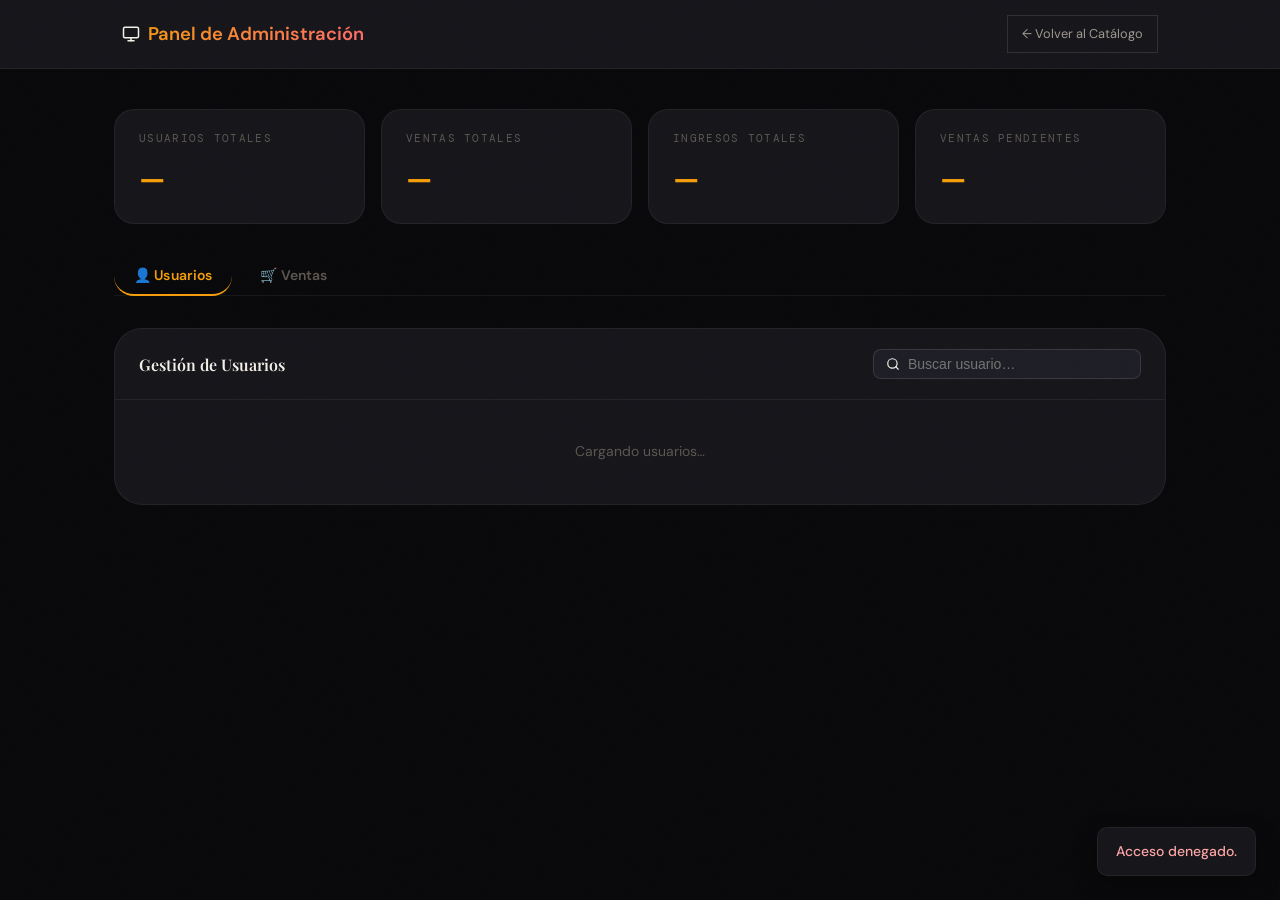
<file: admin.html>
<!DOCTYPE html>
<html lang="es">
<head>
  <meta charset="UTF-8">
  <meta name="viewport" content="width=device-width, initial-scale=1.0">
  <title>Panel Admin — VinylVibes</title>
  <link rel="icon" type="image/png" href="record.png">
  <link rel="preconnect" href="https://fonts.googleapis.com">
  <link rel="preconnect" href="https://fonts.gstatic.com" crossorigin>
  <link href="https://fonts.googleapis.com/css2?family=Playfair+Display:ital,wght@0,400;0,700;0,900;1,400;1,700&family=DM+Sans:wght@300;400;500;600&family=DM+Mono:wght@400;500&display=swap" rel="stylesheet">
  <link rel="stylesheet" href="style.css">
  <style>
    body { padding: 0; }

    .admin-layout { min-height: 100vh; display: flex; flex-direction: column; }

    .admin-header {
      background: var(--bg-surface);
      border-bottom: 1px solid var(--border-subtle);
      padding: 0 32px;
    }

    .admin-header .header-content {
      max-width: 1100px;
      margin: 0 auto;
      display: flex;
      align-items: center;
      justify-content: space-between;
      height: 68px;
      gap: 16px;
    }

    .admin-header h1 {
      font-size: 1.15rem;
      font-family: 'DM Sans', sans-serif;
      font-weight: 600;
      background: var(--grad-accent);
      -webkit-background-clip: text;
      -webkit-text-fill-color: transparent;
      background-clip: text;
      display: flex;
      align-items: center;
      gap: 8px;
    }

    .admin-main {
      flex: 1;
      max-width: 1100px;
      margin: 0 auto;
      width: 100%;
      padding: 40px 24px;
    }

    /* Tabs */
    .admin-tabs {
      display: flex;
      gap: 8px;
      margin-bottom: 32px;
      border-bottom: 1px solid var(--border-subtle);
      padding-bottom: 0;
    }

    .admin-tab {
      padding: 10px 20px;
      font-size: 0.875rem;
      font-weight: 600;
      color: var(--text-muted);
      cursor: pointer;
      border: none;
      background: transparent;
      font-family: 'DM Sans', sans-serif;
      border-bottom: 2px solid transparent;
      margin-bottom: -1px;
      transition: all 0.18s;
    }

    .admin-tab.active {
      color: var(--amber);
      border-bottom-color: var(--amber);
    }

    .admin-tab-content { display: none; }
    .admin-tab-content.active { display: block; }

    /* Stats */
    .stats-grid {
      display: grid;
      grid-template-columns: repeat(auto-fit, minmax(180px, 1fr));
      gap: 16px;
      margin-bottom: 32px;
    }

    .stat-card {
      background: var(--bg-surface);
      border: 1px solid var(--border-subtle);
      border-radius: var(--r-lg);
      padding: 20px 24px;
    }

    .stat-card__label {
      font-family: 'DM Mono', monospace;
      font-size: 0.68rem;
      letter-spacing: 0.12em;
      text-transform: uppercase;
      color: var(--text-muted);
      margin-bottom: 8px;
      display: block;
    }

    .stat-card__value {
      font-size: 1.8rem;
      font-weight: 700;
      color: var(--amber);
    }

    /* Table */
    .admin-table-wrap {
      background: var(--bg-surface);
      border: 1px solid var(--border-subtle);
      border-radius: var(--r-xl);
      overflow: hidden;
    }

    .admin-table-header {
      display: flex;
      align-items: center;
      justify-content: space-between;
      padding: 20px 24px;
      border-bottom: 1px solid var(--border-subtle);
    }

    .admin-table-header h2 {
      font-size: 1rem;
      font-weight: 600;
    }

    table {
      width: 100%;
      border-collapse: collapse;
      font-size: 0.875rem;
    }

    thead th {
      padding: 12px 16px;
      text-align: left;
      font-family: 'DM Mono', monospace;
      font-size: 0.68rem;
      letter-spacing: 0.1em;
      text-transform: uppercase;
      color: var(--text-muted);
      background: var(--bg-raised);
      border-bottom: 1px solid var(--border-subtle);
    }

    tbody tr {
      border-bottom: 1px solid var(--border-dim);
      transition: background 0.15s;
    }

    tbody tr:last-child { border-bottom: none; }
    tbody tr:hover { background: var(--bg-raised); }

    tbody td {
      padding: 12px 16px;
      color: var(--text-secondary);
      vertical-align: middle;
    }

    .badge {
      display: inline-block;
      padding: 2px 10px;
      border-radius: 20px;
      font-size: 0.72rem;
      font-family: 'DM Mono', monospace;
      letter-spacing: 0.06em;
      text-transform: uppercase;
    }

    .badge--admin    { background: rgba(245,158,11,0.15); color: var(--amber); border: 1px solid rgba(245,158,11,0.3); }
    .badge--cliente  { background: rgba(100,116,139,0.15); color: #94a3b8; border: 1px solid rgba(100,116,139,0.3); }
    .badge--vendedor { background: rgba(96,165,250,0.15); color: #60a5fa; border: 1px solid rgba(96,165,250,0.3); }
    .badge--pagada   { background: rgba(110,231,183,0.15); color: #6ee7b7; border: 1px solid rgba(110,231,183,0.3); }
    .badge--pendiente{ background: rgba(252,211,77,0.15); color: #fcd34d; border: 1px solid rgba(252,211,77,0.3); }
    .badge--enviada  { background: rgba(96,165,250,0.15); color: #60a5fa; border: 1px solid rgba(96,165,250,0.3); }
    .badge--cancelada{ background: rgba(252,165,165,0.15); color: #fca5a5; border: 1px solid rgba(252,165,165,0.3); }
    .badge--entregada{ background: rgba(110,231,183,0.15); color: #6ee7b7; border: 1px solid rgba(110,231,183,0.3); }

    .btn-table {
      padding: 4px 12px;
      font-size: 0.78rem;
      border-radius: 6px;
      border: 1px solid var(--border-dim);
      background: var(--bg-hover);
      color: var(--text-secondary);
      cursor: pointer;
      font-family: 'DM Sans', sans-serif;
      transition: all 0.15s;
      margin-right: 4px;
    }

    .btn-table:hover { color: var(--text-primary); border-color: var(--border-subtle); }
    .btn-table--danger { color: #fca5a5; border-color: rgba(252,165,165,0.3); }
    .btn-table--danger:hover { background: rgba(252,165,165,0.1); }

    .search-bar {
      display: flex;
      align-items: center;
      gap: 8px;
      background: var(--bg-raised);
      border: 1px solid var(--border-dim);
      border-radius: var(--r-sm);
      padding: 6px 12px;
    }

    .search-bar input {
      background: none;
      border: none;
      outline: none;
      color: var(--text-primary);
      font-size: 0.875rem;
      width: 220px;
    }

    #tabla-loading {
      text-align: center;
      padding: 40px;
      color: var(--text-muted);
      font-size: 0.875rem;
    }

    /* Modal detalle venta */
    .venta-detalle-modal {
      position: fixed;
      inset: 0;
      z-index: 1000;
      display: none;
      align-items: center;
      justify-content: center;
    }

    .venta-detalle-modal.open { display: flex; }

    .venta-detalle-backdrop {
      position: absolute;
      inset: 0;
      background: rgba(0,0,0,0.6);
      backdrop-filter: blur(4px);
    }

    .venta-detalle-content {
      position: relative;
      z-index: 1;
      background: var(--bg-surface);
      border: 1px solid var(--border-subtle);
      border-radius: var(--r-xl);
      padding: 32px;
      width: 90%;
      max-width: 560px;
      max-height: 80vh;
      overflow-y: auto;
    }

    .venta-detalle-content h3 {
      font-size: 1.1rem;
      margin-bottom: 20px;
      display: flex;
      align-items: center;
      justify-content: space-between;
    }

    .venta-item {
      display: flex;
      justify-content: space-between;
      padding: 10px 0;
      border-bottom: 1px solid var(--border-dim);
      font-size: 0.875rem;
    }

    .venta-item:last-child { border-bottom: none; }

    .select-rol {
      background: var(--bg-raised);
      border: 1px solid var(--border-dim);
      border-radius: 6px;
      color: var(--text-primary);
      padding: 4px 8px;
      font-size: 0.78rem;
      cursor: pointer;
    }

    @media (max-width: 700px) {
      .admin-main { padding: 24px 16px; }
      table { font-size: 0.78rem; }
      thead th, tbody td { padding: 10px 10px; }
    }
  </style>
</head>
<body>

<div class="admin-layout">

  <header class="admin-header">
    <div class="header-content">
      <h1>
        <svg width="18" height="18" viewBox="0 0 24 24" fill="none" stroke="currentColor" stroke-width="2" stroke-linecap="round" stroke-linejoin="round"><rect x="2" y="3" width="20" height="14" rx="2"/><line x1="8" y1="21" x2="16" y2="21"/><line x1="12" y1="17" x2="12" y2="21"/></svg>
        Panel de Administración
      </h1>
      <a href="index.html" class="btn-ghost btn-sm">← Volver al Catálogo</a>
    </div>
  </header>

  <main class="admin-main">

    <!-- Stats -->
    <div class="stats-grid">
      <div class="stat-card">
        <span class="stat-card__label">Usuarios totales</span>
        <span class="stat-card__value" id="stat-usuarios">—</span>
      </div>
      <div class="stat-card">
        <span class="stat-card__label">Ventas totales</span>
        <span class="stat-card__value" id="stat-ventas">—</span>
      </div>
      <div class="stat-card">
        <span class="stat-card__label">Ingresos totales</span>
        <span class="stat-card__value" id="stat-ingresos">—</span>
      </div>
      <div class="stat-card">
        <span class="stat-card__label">Ventas pendientes</span>
        <span class="stat-card__value" id="stat-pendientes">—</span>
      </div>
    </div>

    <!-- Tabs -->
    <div class="admin-tabs">
      <button class="admin-tab active" onclick="cambiarTab('usuarios', this)">👤 Usuarios</button>
      <button class="admin-tab" onclick="cambiarTab('ventas', this)">🛒 Ventas</button>
    </div>

    <!-- Tab: Usuarios -->
    <div id="tab-usuarios" class="admin-tab-content active">
      <div class="admin-table-wrap">
        <div class="admin-table-header">
          <h2>Gestión de Usuarios</h2>
          <div class="search-bar">
            <svg width="14" height="14" viewBox="0 0 24 24" fill="none" stroke="currentColor" stroke-width="2" stroke-linecap="round" stroke-linejoin="round"><circle cx="11" cy="11" r="8"/><path d="m21 21-4.35-4.35"/></svg>
            <input type="search" id="buscar-usuario" placeholder="Buscar usuario…" oninput="filtrarUsuarios(this.value)">
          </div>
        </div>
        <div id="tabla-loading">Cargando usuarios…</div>
        <table id="tabla-usuarios" style="display:none;">
          <thead>
            <tr>
              <th>ID</th>
              <th>Usuario</th>
              <th>Correo</th>
              <th>Rol</th>
              <th>Registrado</th>
              <th>Acciones</th>
            </tr>
          </thead>
          <tbody id="tbody-usuarios"></tbody>
        </table>
      </div>
    </div>

    <!-- Tab: Ventas -->
    <div id="tab-ventas" class="admin-tab-content">
      <div class="admin-table-wrap">
        <div class="admin-table-header">
          <h2>Gestión de Ventas</h2>
          <div class="search-bar">
            <svg width="14" height="14" viewBox="0 0 24 24" fill="none" stroke="currentColor" stroke-width="2" stroke-linecap="round" stroke-linejoin="round"><circle cx="11" cy="11" r="8"/><path d="m21 21-4.35-4.35"/></svg>
            <input type="search" id="buscar-venta" placeholder="Buscar por usuario o ID…" oninput="filtrarVentas(this.value)">
          </div>
        </div>
        <div id="tabla-ventas-loading">Cargando ventas…</div>
        <table id="tabla-ventas" style="display:none;">
          <thead>
            <tr>
              <th>ID</th>
              <th>Usuario</th>
              <th>Total</th>
              <th>Estado</th>
              <th>Fecha</th>
              <th>Acciones</th>
            </tr>
          </thead>
          <tbody id="tbody-ventas"></tbody>
        </table>
      </div>
    </div>

  </main>

</div>

<!-- Modal detalle de venta -->
<div class="venta-detalle-modal" id="modal-venta">
  <div class="venta-detalle-backdrop" onclick="cerrarModalVenta()"></div>
  <div class="venta-detalle-content">
    <h3>
      Detalle de Venta
      <button onclick="cerrarModalVenta()" style="background:none;border:none;cursor:pointer;color:var(--text-muted);">
        <svg width="18" height="18" viewBox="0 0 24 24" fill="none" stroke="currentColor" stroke-width="2" stroke-linecap="round" stroke-linejoin="round"><line x1="18" y1="6" x2="6" y2="18"/><line x1="6" y1="6" x2="18" y2="18"/></svg>
      </button>
    </h3>
    <div id="venta-detalle-body"></div>
  </div>
</div>

<div id="toast-container" aria-live="polite"></div>

<script src="admin.js"></script>
</body>
</html>
</file>
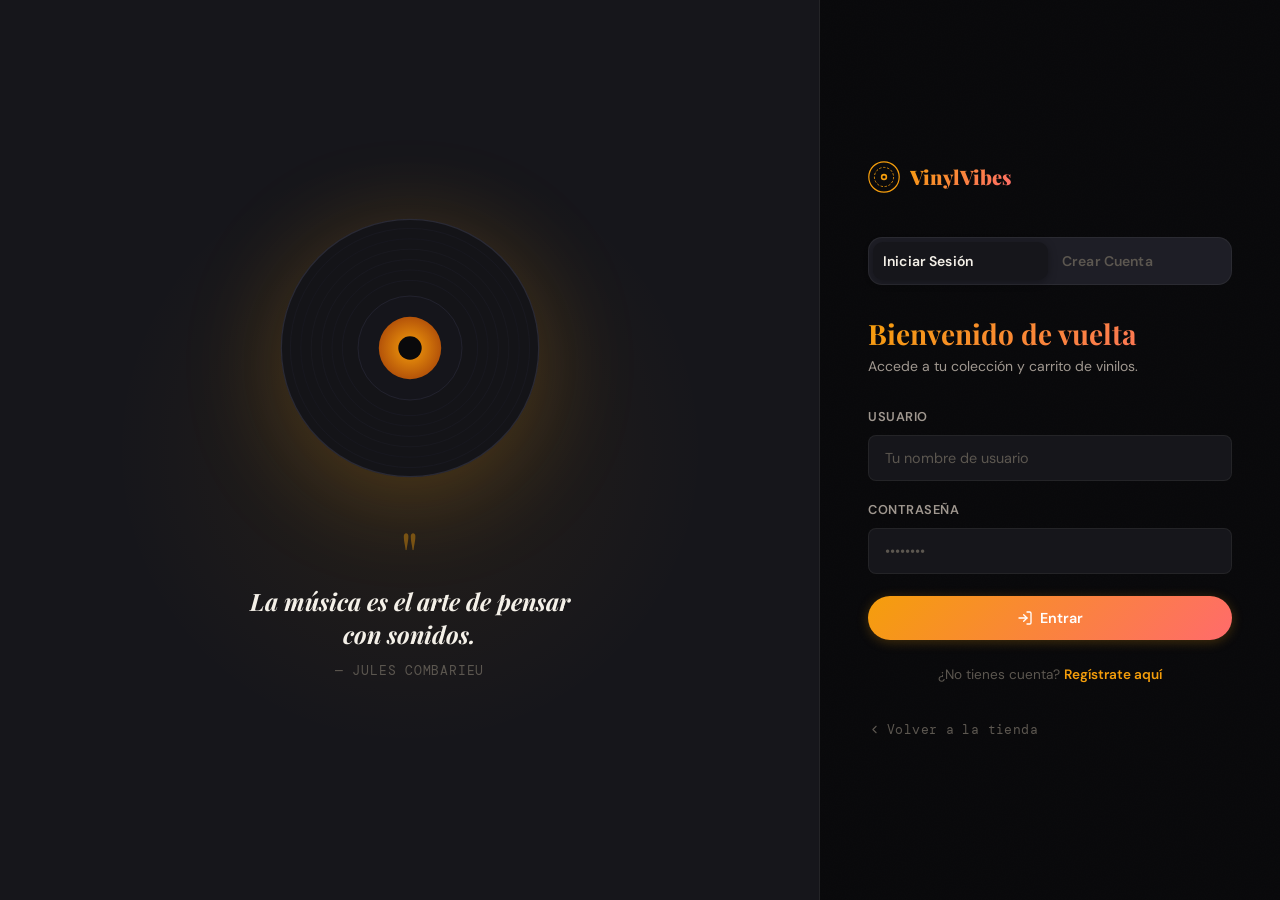
<file: login.html>
<!DOCTYPE html>
<html lang="es">
<head>
  <meta charset="UTF-8">
  <meta name="viewport" content="width=device-width, initial-scale=1.0">
  <title>Entrar / Registro — VinylVibes</title>
<link rel="icon" type="image/png" href="record.png">
  <link rel="preconnect" href="https://fonts.googleapis.com">
  <link rel="preconnect" href="https://fonts.gstatic.com" crossorigin>
  <link href="https://fonts.googleapis.com/css2?family=Playfair+Display:ital,wght@0,400;0,700;0,900;1,400;1,700&family=DM+Sans:wght@300;400;500;600&family=DM+Mono:wght@400;500&display=swap" rel="stylesheet">
  <link rel="stylesheet" href="style.css">

  <style>
    /* Page-specific overrides */
    body { padding: 0; }

    .login-page {
      min-height: 100vh;
      display: flex;
    }

    /* ── Left decorative panel ── */
    .login-panel--left {
      flex: 1;
      background: var(--bg-surface);
      border-right: 1px solid var(--border-subtle);
      display: none;
      flex-direction: column;
      align-items: center;
      justify-content: center;
      padding: 60px;
      position: relative;
      overflow: hidden;
    }

    @media (min-width: 860px) { .login-panel--left { display: flex; } }

    .login-panel--left::before {
      content: '';
      position: absolute;
      width: 700px;
      height: 700px;
      border-radius: 50%;
      background: radial-gradient(circle, rgba(245,158,11,0.07) 0%, transparent 60%);
      pointer-events: none;
      top: 50%;
      left: 50%;
      transform: translate(-50%, -50%);
    }

    .login-panel--left::after {
      content: '';
      position: absolute;
      bottom: 0;
      left: 0;
      right: 0;
      height: 180px;
      background: linear-gradient(to top, var(--bg-surface), transparent);
      pointer-events: none;
    }

    .deco-vinyl-wrap {
      position: relative;
      z-index: 1;
      margin-bottom: 48px;
    }

    .deco-vinyl {
      width: 260px;
      height: 260px;
      animation: vinyl-rotate 18s linear infinite;
      filter: drop-shadow(0 16px 48px rgba(245,158,11,0.22));
    }

    .deco-quote {
      position: relative;
      z-index: 1;
      text-align: center;
      max-width: 340px;
    }

    .deco-quote__mark {
      font-family: 'Playfair Display', serif;
      font-size: 4rem;
      line-height: 0.6;
      color: var(--amber);
      opacity: 0.4;
      display: block;
      margin-bottom: 12px;
    }

    .deco-quote h2 {
      font-size: 1.5rem;
      font-style: italic;
      margin-bottom: 10px;
      line-height: 1.35;
    }

    .deco-quote p {
      font-size: 0.82rem;
      color: var(--text-muted);
      font-family: 'DM Mono', monospace;
      letter-spacing: 0.06em;
      text-transform: uppercase;
    }

    /* ── Right form panel ── */
    .login-panel--right {
      width: 100%;
      max-width: 460px;
      display: flex;
      flex-direction: column;
      justify-content: center;
      padding: 56px 48px;
      position: relative;
    }

    @media (max-width: 860px) {
      .login-panel--right {
        max-width: 100%;
        padding: 40px 24px;
      }
    }

    /* Logo at top */
    .login-logo {
      display: flex;
      align-items: center;
      gap: 10px;
      text-decoration: none;
      margin-bottom: 44px;
    }

    .login-logo svg { width: 32px; height: 32px; flex-shrink: 0; }

    .login-logo span {
      font-family: 'Playfair Display', serif;
      font-weight: 900;
      font-size: 1.25rem;
      background: var(--grad-accent);
      -webkit-background-clip: text;
      -webkit-text-fill-color: transparent;
      background-clip: text;
    }

    /* Tab switcher */
    .auth-tabs {
      display: flex;
      background: var(--bg-raised);
      border-radius: var(--r-md);
      padding: 4px;
      margin-bottom: 32px;
      border: 1px solid var(--border-subtle);
      gap: 4px;
    }

    .auth-tab-btn {
      flex: 1;
      padding: 10px;
      text-align: center;
      font-size: 0.875rem;
      font-weight: 600;
      color: var(--text-muted);
      cursor: pointer;
      border-radius: calc(var(--r-md) - 4px);
      transition: all 0.18s ease;
      border: none;
      background: transparent;
      font-family: 'DM Sans', sans-serif;
    }

    .auth-tab-btn.active {
      background: var(--bg-surface);
      color: var(--text-primary);
      box-shadow: 0 2px 8px rgba(0,0,0,0.35);
    }

    /* Views */
    #vista-login, #vista-registro { animation: fadeIn 0.22s ease; }

    @keyframes fadeIn { from { opacity: 0; transform: translateY(6px); } to { opacity: 1; transform: none; } }

    .view-heading {
      margin-bottom: 28px;
    }

    .view-heading h2 {
      font-size: 1.75rem;
      background: var(--grad-accent);
      -webkit-background-clip: text;
      -webkit-text-fill-color: transparent;
      background-clip: text;
      margin-bottom: 4px;
    }

    .view-heading p {
      font-size: 0.875rem;
      color: var(--text-secondary);
    }

    .login-form-fields {
      display: flex;
      flex-direction: column;
      gap: 18px;
    }

    .login-form-fields button[type="submit"] {
      width: 100%;
      justify-content: center;
      margin-top: 4px;
      padding: 13px;
      font-size: 0.9rem;
    }

    /* Bottom link */
    .auth-switch {
      text-align: center;
      margin-top: 24px;
      font-size: 0.85rem;
      color: var(--text-muted);
    }

    .auth-switch a {
      color: var(--amber);
      font-weight: 600;
      text-decoration: none;
      transition: opacity 0.15s;
    }

    .auth-switch a:hover { opacity: 0.8; }

    /* Back link */
    .back-link {
      display: inline-flex;
      align-items: center;
      gap: 6px;
      margin-top: 32px;
      font-size: 0.8rem;
      color: var(--text-muted);
      text-decoration: none;
      transition: color 0.15s;
      font-family: 'DM Mono', monospace;
      letter-spacing: 0.03em;
    }

    .back-link:hover { color: var(--text-secondary); }

    /* Message output */
    #mensaje-error-login {
      font-size: 0.85rem;
      text-align: center;
      min-height: 16px;
      transition: all 0.2s;
    }
  </style>
</head>
<body>

<div class="login-page">

  <!-- ══ Left decorative panel ══════════════════════════ -->
  <aside class="login-panel--left" aria-hidden="true">

    <div class="deco-vinyl-wrap">
      <svg class="deco-vinyl" viewBox="0 0 200 200" xmlns="http://www.w3.org/2000/svg">
        <defs>
          <radialGradient id="dg" cx="50%" cy="50%" r="50%">
            <stop offset="0%" stop-color="#f59e0b"/>
            <stop offset="100%" stop-color="#b45309"/>
          </radialGradient>
        </defs>
        <circle cx="100" cy="100" r="99" fill="#141418" stroke="#2a2a35" stroke-width="1"/>
        <circle cx="100" cy="100" r="92" fill="none" stroke="#1d1d26" stroke-width="0.5"/>
        <circle cx="100" cy="100" r="84" fill="none" stroke="#1a1a23" stroke-width="0.5"/>
        <circle cx="100" cy="100" r="76" fill="none" stroke="#1c1c25" stroke-width="0.5"/>
        <circle cx="100" cy="100" r="68" fill="none" stroke="#1d1d26" stroke-width="0.5"/>
        <circle cx="100" cy="100" r="60" fill="none" stroke="#1b1b24" stroke-width="0.5"/>
        <circle cx="100" cy="100" r="52" fill="none" stroke="#1d1d27" stroke-width="0.5"/>
        <circle cx="100" cy="100" r="40" fill="#18182250" stroke="#2a2a3a" stroke-width="0.5"/>
        <circle cx="100" cy="100" r="24" fill="url(#dg)"/>
        <circle cx="100" cy="100" r="9" fill="#09090b"/>
      </svg>
    </div>

    <div class="deco-quote">
      <span class="deco-quote__mark">"</span>
      <h2>La música es el arte de pensar con sonidos.</h2>
      <p>— Jules Combarieu</p>
    </div>

  </aside>

  <!-- ══ Right form panel ═══════════════════════════════ -->
  <main class="login-panel--right">

    <!-- Logo -->
    <a href="index.html" class="login-logo">
      <svg viewBox="0 0 40 40" fill="none" xmlns="http://www.w3.org/2000/svg" aria-hidden="true">
        <circle cx="20" cy="20" r="19" stroke="url(#lg1)" stroke-width="1.5"/>
        <circle cx="20" cy="20" r="12" stroke="url(#lg1)" stroke-width="1" stroke-dasharray="3 2"/>
        <circle cx="20" cy="20" r="4" fill="url(#lg1)"/>
        <circle cx="20" cy="20" r="2" fill="#09090b"/>
        <defs>
          <linearGradient id="lg1" x1="0" y1="0" x2="40" y2="40">
            <stop offset="0%" stop-color="#f59e0b"/>
            <stop offset="100%" stop-color="#ff6b6b"/>
          </linearGradient>
        </defs>
      </svg>
      <span>VinylVibes</span>
    </a>

    <!-- Tab switcher -->
    <div class="auth-tabs" role="tablist">
      <button
        class="auth-tab-btn active"
        id="tab-login"
        role="tab"
        aria-selected="true"
        aria-controls="vista-login"
        onclick="cambiarVista('login')"
      >Iniciar Sesión</button>
      <button
        class="auth-tab-btn"
        id="tab-registro"
        role="tab"
        aria-selected="false"
        aria-controls="vista-registro"
        onclick="cambiarVista('registro')"
      >Crear Cuenta</button>
    </div>

    <!-- ── Login view ── -->
    <div id="vista-login" role="tabpanel" aria-labelledby="tab-login">
      <div class="view-heading">
        <h2>Bienvenido de vuelta</h2>
        <p>Accede a tu colección y carrito de vinilos.</p>
      </div>

      <form id="login-form" class="login-form-fields" novalidate>
        <div class="input-group">
          <label for="username">Usuario</label>
          <input type="text" id="username" placeholder="Tu nombre de usuario" autocomplete="username" required>
        </div>
        <div class="input-group">
          <label for="password">Contraseña</label>
          <input type="password" id="password" placeholder="••••••••" autocomplete="current-password" required>
        </div>
        <p id="mensaje-error-login" style="color:#fca5a5; display:none;"></p>
        <button type="submit">
          <svg width="16" height="16" viewBox="0 0 24 24" fill="none" stroke="currentColor" stroke-width="2" stroke-linecap="round" stroke-linejoin="round" aria-hidden="true"><path d="M15 3h4a2 2 0 0 1 2 2v14a2 2 0 0 1-2 2h-4"/><polyline points="10 17 15 12 10 7"/><line x1="15" y1="12" x2="3" y2="12"/></svg>
          Entrar
        </button>
      </form>

      <p class="auth-switch">
        ¿No tienes cuenta?
        <a href="#" onclick="cambiarVista('registro'); return false;">Regístrate aquí</a>
      </p>
    </div>

    <!-- ── Register view ── -->
    <div id="vista-registro" style="display: none;" role="tabpanel" aria-labelledby="tab-registro">
      <div class="view-heading">
        <h2>Únete a nosotros</h2>
        <p>Crea tu cuenta y empieza a coleccionar.</p>
      </div>

      <form id="registro-form" class="login-form-fields" novalidate>
        <div class="input-group">
          <label for="new-username">Nombre de Usuario</label>
          <input type="text" id="new-username" placeholder="Ej. rockero99" autocomplete="username" required>
        </div>
        <div class="input-group">
          <label for="new-email">Correo Electrónico</label>
          <input type="email" id="new-email" placeholder="correo@ejemplo.com" autocomplete="email" required>
        </div>
        <div class="input-group">
          <label for="new-password">Contraseña</label>
          <input type="password" id="new-password" placeholder="Mínimo 6 caracteres" autocomplete="new-password" required>
        </div>
        <p id="mensaje-registro" style="display:none;"></p>
        <button type="submit">
          <svg width="16" height="16" viewBox="0 0 24 24" fill="none" stroke="currentColor" stroke-width="2" stroke-linecap="round" stroke-linejoin="round" aria-hidden="true"><path d="M16 21v-2a4 4 0 0 0-4-4H6a4 4 0 0 0-4 4v2"/><circle cx="9" cy="7" r="4"/><line x1="19" y1="8" x2="19" y2="14"/><line x1="22" y1="11" x2="16" y2="11"/></svg>
          Crear Cuenta
        </button>
      </form>

      <p class="auth-switch">
        ¿Ya tienes cuenta?
        <a href="#" onclick="cambiarVista('login'); return false;">Inicia sesión</a>
      </p>
    </div>

    <!-- Back link -->
    <a href="index.html" class="back-link">
      <svg width="13" height="13" viewBox="0 0 24 24" fill="none" stroke="currentColor" stroke-width="2" stroke-linecap="round" stroke-linejoin="round" aria-hidden="true"><polyline points="15 18 9 12 15 6"/></svg>
      Volver a la tienda
    </a>

  </main>

</div>

<script>
  // Switches between login/registro views
  // Mantiene compatibilidad con login.js que usa cambiarVista() sin args
  function cambiarVista(target) {
    const loginView  = document.getElementById('vista-login');
    const regView    = document.getElementById('vista-registro');
    const tabLogin   = document.getElementById('tab-login');
    const tabReg     = document.getElementById('tab-registro');

    // If called without arg (legacy), toggle
    if (!target) {
      target = loginView.style.display === 'none' ? 'login' : 'registro';
    }

    if (target === 'login') {
      loginView.style.display  = 'block';
      regView.style.display    = 'none';
      tabLogin.classList.add('active');
      tabLogin.setAttribute('aria-selected', 'true');
      tabReg.classList.remove('active');
      tabReg.setAttribute('aria-selected', 'false');
    } else {
      loginView.style.display  = 'none';
      regView.style.display    = 'block';
      tabReg.classList.add('active');
      tabReg.setAttribute('aria-selected', 'true');
      tabLogin.classList.remove('active');
      tabLogin.setAttribute('aria-selected', 'false');
    }
  }

  // Show/hide the mensaje elements properly when JS sets their text
  const msgLogin = document.getElementById('mensaje-error-login');
  const msgReg   = document.getElementById('mensaje-registro');

  const observeMensaje = (el) => {
    const observer = new MutationObserver(() => {
      el.style.display = el.innerText.trim() ? 'block' : 'none';
    });
    observer.observe(el, { childList: true, subtree: true, characterData: true });
  };

  if (msgLogin) observeMensaje(msgLogin);
  if (msgReg)   observeMensaje(msgReg);
</script>
<script src="login.js"></script>
</body>
</html>
</file>
<file: style.css>
@import url('https://fonts.googleapis.com/css2?family=Playfair+Display:ital,wght@0,400;0,700;0,900;1,400;1,700&family=DM+Sans:wght@300;400;500;600&family=DM+Mono:wght@400;500&display=swap');

/* ── 1. TOKENS ───────────────────────────────── */
:root {
  /* Backgrounds */
  --bg-void:     #09090b;
  --bg-base:     #0f0f12;
  --bg-surface:  #16161b;
  --bg-raised:   #1e1e26;
  --bg-hover:    #25252f;

  /* Text */
  --text-primary:   #f4f0e8;
  --text-secondary: #a09890;
  --text-muted:     #5c5750;

  /* Accent palette — warm amber + coral */
  --amber:        #f59e0b;
  --amber-dim:    #78490a;
  --amber-glow:   rgba(245,158,11,0.15);
  --coral:        #ff6b6b;
  --coral-dim:    #7b2c2c;
  --coral-glow:   rgba(255,107,107,0.12);

  /* Gradient */
  --grad-accent:  linear-gradient(135deg, #f59e0b 0%, #ff6b6b 100%);
  --grad-subtle:  linear-gradient(135deg, rgba(245,158,11,0.08), rgba(255,107,107,0.06));

  /* Borders */
  --border-subtle: rgba(244,240,232,0.06);
  --border-dim:    rgba(244,240,232,0.12);
  --border-accent: rgba(245,158,11,0.35);

  /* Radii */
  --r-sm:  8px;
  --r-md:  14px;
  --r-lg:  20px;
  --r-xl:  28px;

  /* Shadows */
  --shadow-card:  0 4px 24px rgba(0,0,0,0.6), 0 1px 4px rgba(0,0,0,0.4);
  --shadow-glow:  0 0 40px rgba(245,158,11,0.2), 0 8px 32px rgba(0,0,0,0.7);
  --shadow-modal: 0 24px 80px rgba(0,0,0,0.8), 0 0 0 1px var(--border-subtle);

  /* Transitions */
  --ease: cubic-bezier(0.22, 1, 0.36, 1);
  --t-fast: 0.18s;
  --t-med:  0.32s;
}

/* ── 2. RESET & BASE ─────────────────────────── */
*, *::before, *::after { box-sizing: border-box; margin: 0; padding: 0; }

html { scroll-behavior: smooth; }

body {
  font-family: 'DM Sans', sans-serif;
  background-color: var(--bg-void);
  color: var(--text-primary);
  line-height: 1.65;
  -webkit-font-smoothing: antialiased;
  min-height: 100vh;
  /* Grain texture overlay */
  position: relative;
}

body::before {
  content: '';
  position: fixed;
  inset: 0;
  background-image: url("data:image/svg+xml,%3Csvg xmlns='http://www.w3.org/2000/svg' width='300' height='300'%3E%3Cfilter id='n'%3E%3CfeTurbulence type='fractalNoise' baseFrequency='0.75' numOctaves='4' stitchTiles='stitch'/%3E%3C/filter%3E%3Crect width='300' height='300' filter='url(%23n)' opacity='0.03'/%3E%3C/svg%3E");
  pointer-events: none;
  z-index: 0;
  opacity: 0.4;
}

/* ── 3. TYPOGRAPHY ───────────────────────────── */
h1, h2, h3, h4 {
  font-family: 'Playfair Display', Georgia, serif;
  line-height: 1.2;
  color: var(--text-primary);
}

/* ── 4. HEADER ───────────────────────────────── */
.site-header {
  position: sticky;
  top: 0;
  z-index: 100;
  background: rgba(9,9,11,0.8);
  backdrop-filter: blur(20px) saturate(1.4);
  -webkit-backdrop-filter: blur(20px) saturate(1.4);
  border-bottom: 1px solid var(--border-subtle);
}

.header-content {
  display: grid;
  grid-template-columns: auto 1fr auto;
  align-items: center;
  gap: 24px;
  max-width: 1320px;
  margin: 0 auto;
  padding: 0 32px;
  height: 70px;
}

/* Logo */
.logo-link { text-decoration: none; }

.logo {
  display: flex;
  align-items: center;
  gap: 10px;
}

.logo-icon {
  width: 36px;
  height: 36px;
  flex-shrink: 0;
}

.logo h1 {
  font-family: 'Playfair Display', serif;
  font-size: 1.4rem;
  font-weight: 900;
  background: var(--grad-accent);
  -webkit-background-clip: text;
  -webkit-text-fill-color: transparent;
  background-clip: text;
  letter-spacing: -0.02em;
}

/* Nav */
.header-nav {
  display: flex;
  justify-content: center;
  align-items: center;
  gap: 4px;
}

.nav-link {
  font-size: 0.85rem;
  font-weight: 500;
  color: var(--text-secondary);
  text-decoration: none;
  padding: 7px 14px;
  border-radius: 50px;
  transition: color var(--t-fast) var(--ease), background var(--t-fast) var(--ease);
  letter-spacing: 0.01em;
}

.nav-link:hover { color: var(--text-primary); background: var(--bg-raised); }
.nav-link--active { color: var(--amber) !important; }

/* Auth section */
.auth-section { display: flex; align-items: center; gap: 12px; }

#user-info {
  display: flex;
  align-items: center;
  gap: 10px;
  font-size: 0.875rem;
  color: var(--text-secondary);
}

#user-info strong { color: var(--text-primary); }

/* ── 5. BUTTONS ──────────────────────────────── */
button, .btn-login {
  display: inline-flex;
  align-items: center;
  gap: 7px;
  font-family: 'DM Sans', sans-serif;
  font-weight: 600;
  font-size: 0.875rem;
  cursor: pointer;
  border: none;
  border-radius: 50px;
  padding: 10px 22px;
  transition: all var(--t-fast) var(--ease);
  white-space: nowrap;
  text-decoration: none;
  letter-spacing: 0.01em;
}

.btn-primary, button[type="submit"], .btn-login {
  background: var(--grad-accent);
  color: #fff;
  box-shadow: 0 2px 12px rgba(245,158,11,0.25);
}

.btn-primary:hover, button[type="submit"]:hover, .btn-login:hover {
  filter: brightness(1.12);
  transform: translateY(-1px);
  box-shadow: 0 6px 20px rgba(245,158,11,0.35);
}

.btn-primary:active, button[type="submit"]:active { transform: translateY(0); }

.btn-ghost, .btn-secundario {
  background: transparent;
  color: var(--text-secondary);
  border: 1px solid var(--border-dim);
  text-decoration: none;
}

.btn-ghost:hover, .btn-secundario:hover {
  color: var(--text-primary);
  border-color: var(--border-accent);
  background: var(--amber-glow);
}

.btn-danger, .btn-logout, .btn-delete {
  background: rgba(255,68,68,0.12) !important;
  color: #ff6b6b !important;
  border: 1px solid rgba(255,107,107,0.25) !important;
}

.btn-danger:hover, .btn-logout:hover, .btn-delete:hover {
  background: rgba(255,68,68,0.22) !important;
  transform: translateY(-1px);
}

.btn-sm { padding: 7px 14px; font-size: 0.8rem; }

/* ── 6. HERO STRIP ───────────────────────────── */
.hero-strip {
  position: relative;
  display: flex;
  align-items: center;
  justify-content: space-between;
  max-width: 1320px;
  margin: 0 auto;
  padding: 64px 32px 48px;
}

.hero-strip::after {
  content: '';
  position: absolute;
  right: -60px;
  top: -80px;
  width: 480px;
  height: 480px;
  border-radius: 50%;
  background: radial-gradient(circle, rgba(245,158,11,0.07) 0%, transparent 65%);
  pointer-events: none;
}

.hero-strip__inner { max-width: 560px; position: relative; z-index: 1; }

.hero-eyebrow {
  display: inline-block;
  font-family: 'DM Mono', monospace;
  font-size: 0.7rem;
  letter-spacing: 0.18em;
  text-transform: uppercase;
  color: var(--amber);
  margin-bottom: 16px;
  padding: 5px 12px;
  border: 1px solid var(--border-accent);
  border-radius: 50px;
  background: var(--amber-glow);
}

.hero-title {
  font-size: clamp(2.2rem, 4vw, 3.4rem);
  font-weight: 900;
  line-height: 1.1;
  margin-bottom: 16px;
  color: var(--text-primary);
}

.hero-title em {
  font-style: italic;
  background: var(--grad-accent);
  -webkit-background-clip: text;
  -webkit-text-fill-color: transparent;
  background-clip: text;
}

.hero-sub {
  font-size: 1rem;
  color: var(--text-secondary);
  max-width: 420px;
  line-height: 1.7;
}

.hero-visual { position: relative; z-index: 1; }

/* Spinning vinyl in hero */
.vinyl-spin {
  width: clamp(160px, 18vw, 240px);
  height: clamp(160px, 18vw, 240px);
  animation: vinyl-rotate 8s linear infinite;
  filter: drop-shadow(0 12px 40px rgba(245,158,11,0.22));
  cursor: pointer;
  transform-origin: center center;
  will-change: transform;
}

/* Frena suavemente al hacer hover — efecto "poner el dedo" */
.vinyl-spin:hover {
  animation-play-state: paused;
  filter: drop-shadow(0 16px 52px rgba(245,158,11,0.38));
  transition: filter 0.4s ease;
}

@keyframes vinyl-rotate {
  from { transform: rotate(0deg); }
  to   { transform: rotate(360deg); }
}

/* ── 7. TOOLBAR ──────────────────────────────── */
.toolbar {
  display: flex;
  align-items: center;
  justify-content: space-between;
  gap: 20px;
  max-width: 1320px;
  margin: 0 auto 40px;
  padding: 0 32px;
  flex-wrap: wrap;
}

.search-container {
  position: relative;
  flex: 1;
  max-width: 520px;
}

.search-icon {
  position: absolute;
  left: 18px;
  top: 50%;
  transform: translateY(-50%);
  color: var(--text-muted);
  pointer-events: none;
  transition: color var(--t-fast);
}

#input-busqueda {
  width: 100%;
  padding: 13px 20px 13px 48px;
  border-radius: 50px;
  border: 1px solid var(--border-subtle);
  background: var(--bg-surface);
  color: var(--text-primary);
  font-family: 'DM Sans', sans-serif;
  font-size: 0.9rem;
  outline: none;
  transition: border-color var(--t-fast), box-shadow var(--t-fast), background var(--t-fast);
}

#input-busqueda:focus {
  border-color: var(--border-accent);
  background: var(--bg-raised);
  box-shadow: 0 0 0 3px var(--amber-glow);
}

#input-busqueda:focus + .search-icon,
.search-container:focus-within .search-icon { color: var(--amber); }

#input-busqueda::placeholder { color: var(--text-muted); }

.toolbar-meta {
  display: flex;
  align-items: center;
  gap: 8px;
  white-space: nowrap;
}

.catalog-label {
  font-size: 0.8rem;
  color: var(--text-muted);
  letter-spacing: 0.06em;
  text-transform: uppercase;
  font-family: 'DM Mono', monospace;
}

.catalog-count {
  font-size: 0.8rem;
  font-family: 'DM Mono', monospace;
  color: var(--amber);
  font-weight: 500;
}

/* ── 8. MAIN CONTAINER ───────────────────────── */
.main-container { max-width: 1320px; margin: 0 auto; padding: 0 32px; }

/* ── 9. DISCO CARDS ──────────────────────────── */
.grid-discos {
  display: grid;
  grid-template-columns: repeat(auto-fill, minmax(270px, 1fr));
  gap: 28px;
  padding: 0 0 80px;
  align-items: stretch;
}

.disco-card {
  background: var(--bg-surface);
  border-radius: var(--r-lg);
  border: 1px solid var(--border-subtle);
  overflow: hidden;
  display: flex;
  flex-direction: column;
  transition: transform var(--t-med) var(--ease),
              box-shadow var(--t-med) var(--ease),
              border-color var(--t-med) var(--ease);
  cursor: pointer;
  position: relative;
}

.disco-card::before {
  content: '';
  position: absolute;
  inset: 0;
  border-radius: var(--r-lg);
  background: var(--grad-subtle);
  opacity: 0;
  transition: opacity var(--t-med) var(--ease);
  pointer-events: none;
  z-index: 0;
}

.disco-card:hover {
  transform: translateY(-6px) scale(1.01);
  box-shadow: var(--shadow-glow);
  border-color: var(--border-accent);
}

.disco-card:hover::before { opacity: 1; }

/* Cover image wrapper */
.disco-card__cover {
  position: relative;
  width: 100%;
  padding-top: 100%;
  overflow: hidden;
  background: var(--bg-raised);
}

.disco-card img {
  position: absolute;
  inset: 0;
  width: 100%;
  height: 100%;
  object-fit: cover;
  transition: transform var(--t-med) var(--ease);
}

.disco-card:hover img { transform: scale(1.04); }

/* Vinyl groove overlay on cover */
.disco-card__cover::after {
  content: '';
  position: absolute;
  inset: 0;
  background: radial-gradient(circle at center,
    transparent 18%,
    rgba(0,0,0,0.04) 19%,
    transparent 20%,
    rgba(0,0,0,0.03) 28%,
    transparent 29%,
    rgba(0,0,0,0.04) 40%,
    transparent 41%,
    rgba(0,0,0,0.03) 55%,
    transparent 56%
  );
  pointer-events: none;
  opacity: 0;
  transition: opacity var(--t-med);
}

.disco-card:hover .disco-card__cover::after { opacity: 1; }

/* Stock badge */
.disco-card__badge {
  position: absolute;
  top: 10px;
  right: 10px;
  font-family: 'DM Mono', monospace;
  font-size: 0.68rem;
  font-weight: 500;
  padding: 4px 9px;
  border-radius: 50px;
  letter-spacing: 0.04em;
  backdrop-filter: blur(8px);
  -webkit-backdrop-filter: blur(8px);
  z-index: 2;
}

.badge--in-stock {
  background: rgba(16, 185, 129, 0.18);
  color: #6ee7b7;
  border: 1px solid rgba(110, 231, 183, 0.2);
}

.badge--low-stock {
  background: rgba(245, 158, 11, 0.18);
  color: #fcd34d;
  border: 1px solid rgba(252, 211, 77, 0.2);
}

.badge--out-stock {
  background: rgba(239, 68, 68, 0.16);
  color: #fca5a5;
  border: 1px solid rgba(252, 165, 165, 0.2);
}

/* Card body */
.disco-card__body {
  padding: 16px 18px 18px;
  display: flex;
  flex-direction: column;
  flex: 1;
  gap: 4px;
  position: relative;
  z-index: 1;
}

.disco-card h3 {
  font-family: 'Playfair Display', serif;
  font-size: 0.95rem;
  font-weight: 700;
  color: var(--text-primary);
  line-height: 1.3;
  margin-bottom: 2px;
  /* Two-line clamp */
  display: -webkit-box;
  -webkit-line-clamp: 2;
  -webkit-box-orient: vertical;
  overflow: hidden;
  min-height: 2.4em;
}

.disco-card .artista {
  font-size: 0.8rem;
  color: var(--text-secondary);
  font-weight: 400;
  letter-spacing: 0.02em;
  margin-bottom: 10px;
}

.disco-card .precio {
  font-family: 'DM Mono', monospace;
  font-size: 1.15rem;
  font-weight: 500;
  color: var(--amber);
  letter-spacing: -0.02em;
}

/* Card actions */
.acciones {
  display: flex;
  gap: 8px;
  margin-top: 14px;
}

.acciones button {
  flex: 1;
  padding: 9px 12px;
  font-size: 0.78rem;
  border-radius: var(--r-md);
  justify-content: center;
}

/* ── 10. SKELETON LOADER ─────────────────────── */
.disco-card--skeleton {
  pointer-events: none;
  animation: shimmer 1.6s ease-in-out infinite;
}

.disco-card--skeleton::after {
  content: '';
  display: block;
  width: 100%;
  padding-top: 100%;
  background: var(--bg-raised);
  border-radius: 0;
}

@keyframes shimmer {
  0%, 100% { opacity: 0.4; }
  50%       { opacity: 0.8; }
}

/* ── 11. LOGIN / AUTH PAGE ───────────────────── */
.login-page {
  min-height: 100vh;
  display: flex;
  align-items: stretch;
}

/* Left panel — decorative */
.login-panel--left {
  flex: 1;
  display: none;
  background: var(--bg-surface);
  border-right: 1px solid var(--border-subtle);
  align-items: center;
  justify-content: center;
  padding: 60px;
  position: relative;
  overflow: hidden;
}

@media (min-width: 900px) { .login-panel--left { display: flex; } }

.login-panel--left::before {
  content: '';
  position: absolute;
  width: 600px;
  height: 600px;
  border-radius: 50%;
  background: radial-gradient(circle, var(--amber-glow) 0%, transparent 60%);
  pointer-events: none;
}

.login-deco-vinyl {
  width: 280px;
  height: 280px;
  animation: vinyl-rotate 20s linear infinite;
  opacity: 0.7;
  filter: drop-shadow(0 20px 60px rgba(245,158,11,0.2));
  position: relative;
  z-index: 1;
}

.login-deco-text {
  position: absolute;
  bottom: 48px;
  left: 48px;
  right: 48px;
}

.login-deco-text h2 {
  font-size: 1.8rem;
  margin-bottom: 8px;
}

.login-deco-text p {
  font-size: 0.9rem;
  color: var(--text-secondary);
}

/* Right panel — form */
.login-panel--right {
  width: 100%;
  max-width: 480px;
  display: flex;
  flex-direction: column;
  justify-content: center;
  padding: 60px 48px;
}

@media (max-width: 900px) {
  .login-panel--right { max-width: 100%; padding: 40px 24px; }
}

.login-logo {
  display: flex;
  align-items: center;
  gap: 10px;
  margin-bottom: 48px;
  text-decoration: none;
}

.login-logo svg { width: 32px; height: 32px; }

.login-logo span {
  font-family: 'Playfair Display', serif;
  font-size: 1.3rem;
  font-weight: 900;
  background: var(--grad-accent);
  -webkit-background-clip: text;
  -webkit-text-fill-color: transparent;
  background-clip: text;
}

/* Tabs for login/register */
.auth-tabs {
  display: flex;
  gap: 0;
  background: var(--bg-surface);
  border-radius: var(--r-md);
  padding: 4px;
  margin-bottom: 36px;
  border: 1px solid var(--border-subtle);
}

.auth-tab {
  flex: 1;
  padding: 10px;
  text-align: center;
  font-size: 0.875rem;
  font-weight: 600;
  color: var(--text-muted);
  cursor: pointer;
  border-radius: calc(var(--r-md) - 2px);
  transition: all var(--t-fast) var(--ease);
  border: none;
  background: transparent;
  font-family: 'DM Sans', sans-serif;
  letter-spacing: 0.01em;
}

.auth-tab.active {
  background: var(--bg-raised);
  color: var(--text-primary);
  box-shadow: 0 2px 8px rgba(0,0,0,0.3);
}

/* Auth form */
.auth-panel { display: none; flex-direction: column; gap: 20px; }
.auth-panel.active { display: flex; }

.auth-panel h2 {
  font-size: 1.8rem;
  margin-bottom: 4px;
}

.auth-panel .subtitle {
  font-size: 0.9rem;
  color: var(--text-secondary);
  margin-bottom: 8px;
}

/* ── 12. FORM ELEMENTS ───────────────────────── */
.input-group { display: flex; flex-direction: column; gap: 8px; }

.input-group label {
  font-size: 0.8rem;
  font-weight: 600;
  color: var(--text-secondary);
  letter-spacing: 0.04em;
  text-transform: uppercase;
}

.input-group input,
.input-group select,
.input-group textarea {
  padding: 13px 16px;
  border-radius: var(--r-sm);
  border: 1px solid var(--border-subtle);
  background: var(--bg-surface);
  color: var(--text-primary);
  font-family: 'DM Sans', sans-serif;
  font-size: 0.9rem;
  outline: none;
  transition: border-color var(--t-fast), box-shadow var(--t-fast), background var(--t-fast);
  width: 100%;
}

.input-group input:focus,
.input-group select:focus {
  border-color: var(--border-accent);
  background: var(--bg-raised);
  box-shadow: 0 0 0 3px var(--amber-glow);
}

.input-group input::placeholder { color: var(--text-muted); }

.form-row { display: grid; grid-template-columns: 1fr 1fr; gap: 16px; }

/* Feedback messages */
.msg-success {
  font-size: 0.85rem;
  color: #6ee7b7;
  background: rgba(16,185,129,0.08);
  border: 1px solid rgba(110,231,183,0.18);
  border-radius: var(--r-sm);
  padding: 10px 14px;
  text-align: center;
}

.msg-error, .error {
  font-size: 0.85rem;
  color: #fca5a5;
  background: rgba(239,68,68,0.08);
  border: 1px solid rgba(252,165,165,0.18);
  border-radius: var(--r-sm);
  padding: 10px 14px;
  text-align: center;
}

/* Keep these IDs from existing JS */
#mensaje-registro,
#mensaje-error-login,
#mensaje-admin {
  font-size: 0.85rem;
  text-align: center;
  min-height: 20px;
  border-radius: var(--r-sm);
  padding: 8px 12px;
  transition: all var(--t-fast);
}

/* ── 13. LEGACY SELECTORS (existing JS compat) ── */
.login-container {
  display: flex;
  justify-content: center;
  align-items: center;
  min-height: 80vh;
}

.auth-form {
  background: var(--bg-surface);
  padding: 44px 40px;
  border-radius: var(--r-xl);
  width: 100%;
  max-width: 400px;
  border: 1px solid var(--border-subtle);
  box-shadow: var(--shadow-card);
}

.auth-form h2 {
  text-align: center;
  font-size: 1.7rem;
  margin-bottom: 32px;
  background: var(--grad-accent);
  -webkit-background-clip: text;
  -webkit-text-fill-color: transparent;
  background-clip: text;
}

/* ── 14. MODAL ───────────────────────────────── */
.modal {
  position: fixed;
  inset: 0;
  z-index: 500;
  background: rgba(9,9,11,0.85);
  backdrop-filter: blur(6px);
  -webkit-backdrop-filter: blur(6px);
  display: none;
  align-items: center;
  justify-content: center;
  padding: 24px;
  animation: modal-in var(--t-med) var(--ease);
}

@keyframes modal-in {
  from { opacity: 0; }
  to   { opacity: 1; }
}

.modal-backdrop {
  position: absolute;
  inset: 0;
  cursor: pointer;
}

.modal-content {
  position: relative;
  background: var(--bg-surface);
  border: 1px solid var(--border-dim);
  border-radius: var(--r-xl);
  width: 100%;
  max-width: 560px;
  box-shadow: var(--shadow-modal);
  animation: modal-slide var(--t-med) var(--ease);
  overflow: hidden;
}

@keyframes modal-slide {
  from { transform: translateY(16px) scale(0.98); opacity: 0; }
  to   { transform: none; opacity: 1; }
}

.modal-header {
  display: flex;
  align-items: flex-start;
  gap: 16px;
  padding: 28px 28px 0;
}

.modal-header-icon {
  width: 40px;
  height: 40px;
  border-radius: var(--r-sm);
  background: var(--amber-glow);
  border: 1px solid var(--border-accent);
  display: flex;
  align-items: center;
  justify-content: center;
  color: var(--amber);
  flex-shrink: 0;
}

.modal-header > div:nth-child(2) { flex: 1; }

.modal-header h3 {
  font-size: 1.15rem;
  font-weight: 700;
  margin-bottom: 2px;
}

.modal-subtitle {
  font-size: 0.82rem;
  color: var(--text-secondary);
}

.modal-close {
  background: none;
  border: none;
  color: var(--text-muted);
  padding: 6px;
  border-radius: var(--r-sm);
  cursor: pointer;
  display: flex;
  align-items: center;
  justify-content: center;
  transition: color var(--t-fast), background var(--t-fast);
  margin-left: auto;
  flex-shrink: 0;
}

.modal-close:hover { color: var(--text-primary); background: var(--bg-raised); }

.modal-form {
  padding: 24px 28px 28px;
  display: flex;
  flex-direction: column;
  gap: 18px;
}

.form-grid { display: grid; gap: 16px; }
.form-grid--two { grid-template-columns: 1fr 1fr; }

.label-tag {
  font-family: 'DM Mono', monospace;
  font-size: 0.65rem;
  padding: 2px 7px;
  border-radius: 50px;
  background: var(--amber-glow);
  color: var(--amber);
  border: 1px solid var(--border-accent);
  margin-left: 6px;
  letter-spacing: 0.04em;
  vertical-align: middle;
}

.modal-botones {
  display: flex;
  justify-content: flex-end;
  gap: 10px;
  margin-top: 6px;
  padding-top: 18px;
  border-top: 1px solid var(--border-subtle);
}

.btn-cancel {
  background: transparent !important;
  color: var(--text-secondary) !important;
  border: 1px solid var(--border-dim) !important;
}

.btn-cancel:hover { background: var(--bg-raised) !important; color: var(--text-primary) !important; }

.btn-save {
  background: var(--grad-accent) !important;
  color: #fff !important;
  box-shadow: 0 2px 12px rgba(245,158,11,0.25) !important;
}

.btn-save:hover {
  filter: brightness(1.1);
  transform: translateY(-1px);
}

/* ── 15. FOOTER ──────────────────────────────── */
/* ══════════════════════════════════════════════════════════
   SECCIÓN NOVEDADES & STORYTELLING
   ══════════════════════════════════════════════════════════ */
#section-novedades {
  max-width: 1320px;
  margin: 0 auto 0;
  padding: 72px 32px 80px;
}

.novedades-header {
  display: flex;
  align-items: flex-end;
  justify-content: space-between;
  margin-bottom: 52px;
  gap: 24px;
}

.novedades-eyebrow {
  font-family: 'DM Mono', monospace;
  font-size: 0.65rem;
  letter-spacing: 0.18em;
  text-transform: uppercase;
  color: var(--amber);
  display: block;
  margin-bottom: 10px;
}

.novedades-titulo {
  font-family: 'Playfair Display', serif;
  font-size: clamp(2rem, 4vw, 3.2rem);
  font-weight: 900;
  line-height: 1.1;
  color: var(--text-primary);
  margin-bottom: 10px;
}

.novedades-titulo em {
  font-style: italic;
  color: var(--amber);
}

.novedades-sub {
  font-size: 0.95rem;
  color: var(--text-muted);
}

.novedades-header__deco {
  flex-shrink: 0;
  width: 72px;
  opacity: 0.5;
}

.novedades-grid {
  display: grid;
  grid-template-columns: repeat(auto-fill, minmax(200px, 1fr));
  gap: 24px;
}

/* Card de novedad — ligeramente diferente a la del catálogo */
.novedad-card {
  position: relative;
  background: var(--bg-surface);
  border: 1px solid var(--border-subtle);
  border-radius: var(--r-lg);
  overflow: hidden;
  cursor: pointer;
  transition: transform var(--t-fast) var(--ease),
              border-color var(--t-fast),
              box-shadow var(--t-fast);
}

.novedad-card:hover {
  transform: translateY(-4px);
  border-color: var(--border-accent);
  box-shadow: 0 12px 32px rgba(0,0,0,0.35);
}

.novedad-card__img-wrap {
  position: relative;
  aspect-ratio: 1;
  overflow: hidden;
  background: var(--bg-raised);
}

.novedad-card__img-wrap img {
  width: 100%;
  height: 100%;
  object-fit: cover;
  display: block;
  transition: transform 0.4s var(--ease);
}

.novedad-card:hover .novedad-card__img-wrap img {
  transform: scale(1.04);
}

.novedad-card__story-hint {
  position: absolute;
  inset: 0;
  background: linear-gradient(to top, rgba(9,9,11,0.85) 0%, transparent 55%);
  display: flex;
  align-items: flex-end;
  padding: 16px;
  opacity: 0;
  transition: opacity var(--t-fast);
}

.novedad-card:hover .novedad-card__story-hint {
  opacity: 1;
}

.novedad-card__story-hint span {
  font-family: 'DM Mono', monospace;
  font-size: 0.6rem;
  letter-spacing: 0.14em;
  text-transform: uppercase;
  color: var(--amber);
  display: flex;
  align-items: center;
  gap: 5px;
}

.novedad-card__info {
  padding: 14px 16px 16px;
}

.novedad-card__titulo {
  font-size: 0.9rem;
  font-weight: 700;
  color: var(--text-primary);
  margin-bottom: 3px;
  white-space: nowrap;
  overflow: hidden;
  text-overflow: ellipsis;
}

.novedad-card__artista {
  font-size: 0.78rem;
  color: var(--text-muted);
}

.novedad-card__has-story {
  position: absolute;
  top: 10px;
  right: 10px;
  background: rgba(245,158,11,0.18);
  border: 1px solid rgba(245,158,11,0.35);
  border-radius: 20px;
  padding: 3px 8px;
  font-family: 'DM Mono', monospace;
  font-size: 0.58rem;
  letter-spacing: 0.1em;
  text-transform: uppercase;
  color: var(--amber);
  backdrop-filter: blur(4px);
}

/* ── Modo Storytelling del modal-detalle ──────── */
/* Cuando el modal se abre en modo "story", añadimos esta clase al content */
.modal-detalle__content--story .modal-detalle__story {
  display: block !important;
}

.modal-detalle__content--story #detalle-meta-bloque,
.modal-detalle__content--story #detalle-acciones-bloque {
  display: none !important;
}

.modal-detalle__content--story .modal-detalle__tag {
  color: var(--text-muted);
}

/* Estilos del bloque de historia dentro del modal */
.modal-detalle__story {
  background: transparent;
  border: none;
  border-left: 2px solid var(--amber);
  padding: 4px 0 4px 18px;
  margin-bottom: 0;
  flex: 1;
  overflow-y: auto;
}

.modal-detalle__story blockquote {
  margin: 0;
  font-family: 'Playfair Display', serif;
  font-size: 1.05rem;
  font-style: italic;
  line-height: 1.8;
  color: var(--text-secondary);
  white-space: pre-line; /* respeta saltos de línea manuales */
}

.modal-detalle__story blockquote::before {
  content: '"';
  font-size: 3.5rem;
  line-height: 0;
  vertical-align: -0.6rem;
  color: var(--amber);
  opacity: 0.4;
  margin-right: 4px;
  font-family: 'Playfair Display', serif;
}

@media (max-width: 640px) {
  #section-novedades { padding: 48px 20px 60px; }
  .novedades-titulo { font-size: 1.8rem; }
  .novedades-header__deco { display: none; }
}

/* ══════════════════════════════════════════════════════════
   SECCIÓN GÉNEROS
   ══════════════════════════════════════════════════════════ */
#section-generos {
  max-width: 1320px;
  margin: 0 auto;
  padding: 72px 32px 80px;
}

.generos-header {
  margin-bottom: 40px;
}

.generos-eyebrow {
  font-family: 'DM Mono', monospace;
  font-size: 0.65rem;
  letter-spacing: 0.18em;
  text-transform: uppercase;
  color: #ff6b6b;
  display: block;
  margin-bottom: 10px;
}

.generos-titulo {
  font-family: 'Playfair Display', serif;
  font-size: clamp(2rem, 4vw, 3.2rem);
  font-weight: 900;
  line-height: 1.1;
  color: var(--text-primary);
  margin-bottom: 10px;
}

.generos-titulo em {
  font-style: italic;
  color: #ff6b6b;
}

.generos-sub {
  font-size: 0.95rem;
  color: var(--text-muted);
}

.generos-filtros {
  display: flex;
  flex-wrap: wrap;
  gap: 10px;
  margin-bottom: 40px;
}

.genero-btn {
  background: var(--bg-raised);
  border: 1px solid var(--border-dim);
  border-radius: 24px;
  color: var(--text-secondary);
  font-family: 'DM Mono', monospace;
  font-size: 0.7rem;
  letter-spacing: 0.1em;
  text-transform: uppercase;
  padding: 6px 16px;
  cursor: pointer;
  transition: all var(--t-fast);
}

.genero-btn:hover {
  border-color: #ff6b6b;
  color: #ff6b6b;
  background: rgba(255,107,107,0.08);
}

.genero-btn--active {
  background: rgba(255,107,107,0.15);
  border-color: rgba(255,107,107,0.5);
  color: #ff6b6b;
}

.generos-grid {
  display: grid;
  grid-template-columns: repeat(auto-fill, minmax(200px, 1fr));
  gap: 24px;
}

.generos-empty {
  grid-column: 1/-1;
  text-align: center;
  color: var(--text-muted);
  font-size: 0.9rem;
  padding: 48px 0;
}

/* ── Género en el modal — centrado y llamativo ── */
.modal-detalle__genero {
  display: inline-block;
  background: rgba(96, 165, 250, 0.15);
  border: 1px solid rgba(96, 165, 250, 0.4);
  border-radius: 20px;
  padding: 2px 10px;
  font-family: 'DM Mono', monospace;
  font-size: 0.6rem;
  letter-spacing: 0.1em;
  text-transform: uppercase;
  color: #60a5fa;
}

/* ── Badge de género en cards de géneros ── */
.novedad-card__genero-tag {
  position: absolute;
  top: 10px;
  left: 10px;
  background: rgba(255,107,107,0.18);
  border: 1px solid rgba(255,107,107,0.4);
  border-radius: 20px;
  padding: 2px 8px;
  font-family: 'DM Mono', monospace;
  font-size: 0.55rem;
  letter-spacing: 0.1em;
  text-transform: uppercase;
  color: #ff6b6b;
  backdrop-filter: blur(4px);
}

/* ── Edición de historia (solo admin) ── */
.detalle-historia-edit {
  margin-top: 12px;
  display: flex;
  flex-direction: column;
  gap: 8px;
}

.detalle-historia-edit textarea {
  width: 100%;
  background: var(--bg-raised);
  border: 1px solid var(--border-dim);
  border-radius: var(--r-sm);
  color: var(--text-primary);
  font-family: inherit;
  font-size: 0.85rem;
  line-height: 1.6;
  padding: 10px 12px;
  resize: vertical;
  min-height: 90px;
  outline: none;
  transition: border-color var(--t-fast);
  box-sizing: border-box;
}

.detalle-historia-edit textarea:focus {
  border-color: var(--amber);
}

.detalle-historia-save {
  align-self: flex-end;
  display: flex;
  align-items: center;
  gap: 6px;
  background: var(--amber-glow);
  border: 1px solid rgba(245,158,11,0.3);
  border-radius: var(--r-sm);
  color: var(--amber);
  font-size: 0.78rem;
  font-family: 'DM Mono', monospace;
  letter-spacing: 0.06em;
  padding: 7px 14px;
  cursor: pointer;
  transition: background var(--t-fast), border-color var(--t-fast);
}

.detalle-historia-save:hover {
  background: rgba(245,158,11,0.2);
  border-color: var(--amber);
}

.detalle-historia-save:disabled {
  opacity: 0.5;
  cursor: not-allowed;
}

@media (max-width: 640px) {
  #section-generos { padding: 48px 20px 60px; }
  .generos-titulo  { font-size: 1.8rem; }
}

.site-footer {
  border-top: 1px solid var(--border-subtle);
  margin-top: 40px;
}

.footer-inner {
  max-width: 1320px;
  margin: 0 auto;
  padding: 28px 32px;
  display: flex;
  align-items: center;
  justify-content: space-between;
  flex-wrap: wrap;
  gap: 12px;
}

.footer-logo {
  font-family: 'Playfair Display', serif;
  font-weight: 900;
  font-size: 1.1rem;
  background: var(--grad-accent);
  -webkit-background-clip: text;
  -webkit-text-fill-color: transparent;
  background-clip: text;
}

.footer-copy {
  font-size: 0.78rem;
  color: var(--text-muted);
}

/* ── 16. ADMIN PANEL ─────────────────────────── */
header .header-content {
  max-width: 1320px;
  margin: 0 auto;
  padding: 0 32px;
}

/* ── 17. RESPONSIVE ──────────────────────────── */
@media (max-width: 768px) {
  .header-content {
    grid-template-columns: auto 1fr;
    gap: 16px;
    padding: 0 20px;
    height: 60px;
  }

  .header-nav { display: none; }
  .hero-strip { padding: 40px 20px; flex-direction: column-reverse; gap: 32px; }
  .hero-visual { opacity: 0.3; position: absolute; right: -20px; top: 20px; }
  .vinyl-spin { width: 160px; height: 160px; }
  .toolbar { padding: 0 20px; flex-direction: column; align-items: stretch; }
  .search-container { max-width: 100%; }
  .main-container { padding: 0 20px; }
  .grid-discos { grid-template-columns: repeat(auto-fill, minmax(180px, 1fr)); gap: 16px; }
  .form-grid--two { grid-template-columns: 1fr; }
  .modal-content { max-width: 100%; border-radius: var(--r-lg); }
  .footer-inner { flex-direction: column; text-align: center; padding: 20px; }
}

@media (max-width: 480px) {
  .grid-discos { grid-template-columns: 1fr 1fr; gap: 12px; }
  .carrusel-section { padding: 0 20px; }
  .auth-form { padding: 32px 24px; }
}

/* ── 18. PRICE HOVER OVERLAY ─────────────────── */
.disco-card__overlay {
  position: absolute;
  inset: 0;
  background: linear-gradient(
    to top,
    rgba(9,9,11,0.96) 0%,
    rgba(9,9,11,0.7) 38%,
    transparent 65%
  );
  display: flex;
  flex-direction: column;
  align-items: center;
  justify-content: flex-end;
  padding: 20px 18px;
  opacity: 0;
  transition: opacity var(--t-med) var(--ease);
  z-index: 3;
  pointer-events: none;
  border-radius: 0;
}

.disco-card__cover:hover .disco-card__overlay,
.disco-card:hover .disco-card__overlay {
  opacity: 1;
}

.overlay-price {
  font-family: 'DM Mono', monospace;
  font-size: 1.6rem;
  font-weight: 700;
  color: var(--amber);
  letter-spacing: -0.02em;
  display: block;
  margin-bottom: 6px;
  text-shadow: 0 2px 8px rgba(0,0,0,0.6);
}

.overlay-cta {
  font-size: 0.75rem;
  font-weight: 600;
  color: rgba(244,240,232,0.7);
  letter-spacing: 0.1em;
  text-transform: uppercase;
  font-family: 'DM Mono', monospace;
}

/* ── 19. CARRUSEL DE NOVEDADES ───────────────── */
.carrusel-section {
  max-width: 1320px;
  margin: 0 auto 52px;
  padding: 0 32px;
}

.carrusel-header {
  display: flex;
  align-items: center;
  justify-content: space-between;
  margin-bottom: 24px;
}

.carrusel-title {
  display: flex;
  align-items: center;
  gap: 12px;
}

.carrusel-title h2 {
  font-size: 1.25rem;
  font-weight: 700;
}

.carrusel-eyebrow {
  font-family: 'DM Mono', monospace;
  font-size: 0.65rem;
  letter-spacing: 0.14em;
  text-transform: uppercase;
  color: var(--amber);
  padding: 3px 9px;
  border: 1px solid var(--border-accent);
  border-radius: 50px;
  background: var(--amber-glow);
}

.carrusel-nav {
  display: flex;
  gap: 8px;
}

.carrusel-btn {
  width: 36px;
  height: 36px;
  border-radius: 50%;
  background: var(--bg-raised);
  border: 1px solid var(--border-dim) !important;
  color: var(--text-secondary) !important;
  display: flex;
  align-items: center;
  justify-content: center;
  cursor: pointer;
  transition: all var(--t-fast) var(--ease);
  padding: 0 !important;
  flex-shrink: 0;
}

.carrusel-btn:hover {
  border-color: var(--border-accent) !important;
  color: var(--text-primary) !important;
  background: var(--amber-glow) !important;
  transform: none !important;
  filter: none !important;
  box-shadow: none !important;
}

.carrusel-viewport {
  overflow: hidden;
  border-radius: var(--r-md);
}

.carrusel-track {
  display: flex;
  gap: 20px;
  transition: transform 0.42s var(--ease);
  will-change: transform;
}

.carrusel-card {
  flex: 0 0 260px;
  background: var(--bg-surface);
  border-radius: var(--r-md);
  border: 1px solid var(--border-subtle);
  overflow: hidden;
  cursor: pointer;
  transition: transform var(--t-med) var(--ease),
              box-shadow var(--t-med) var(--ease),
              border-color var(--t-med) var(--ease);
  position: relative;
}

.carrusel-card:hover {
  transform: translateY(-4px);
  box-shadow: 0 8px 28px rgba(0,0,0,0.5), 0 0 16px rgba(245,158,11,0.18);
  border-color: var(--border-accent);
}

.carrusel-card__img {
  width: 100%;
  aspect-ratio: 1/1;
  object-fit: cover;
  display: block;
  transition: transform var(--t-med) var(--ease);
}

.carrusel-card:hover .carrusel-card__img { transform: scale(1.05); }

.carrusel-card__info {
  padding: 12px 14px;
}

.carrusel-card__info h4 {
  font-family: 'Playfair Display', serif;
  font-size: 0.85rem;
  font-weight: 700;
  color: var(--text-primary);
  margin-bottom: 2px;
  overflow: hidden;
  display: -webkit-box;
  -webkit-line-clamp: 1;
  -webkit-box-orient: vertical;
}

.carrusel-card__artista {
  font-size: 0.72rem;
  color: var(--text-secondary);
  margin-bottom: 6px;
  overflow: hidden;
  white-space: nowrap;
  text-overflow: ellipsis;
}

.carrusel-card__precio {
  font-family: 'DM Mono', monospace;
  font-size: 0.85rem;
  color: var(--amber);
  font-weight: 500;
}

/* ── 20. MODAL DETALLE ───────────────────────── */
#modal-detalle {
  position: fixed;
  inset: 0;
  z-index: 600;
  background: rgba(9,9,11,0.88);
  backdrop-filter: blur(10px);
  -webkit-backdrop-filter: blur(10px);
  display: none;
  align-items: center;
  justify-content: center;
  padding: 24px;
}

#modal-detalle.open { display: flex; }

.modal-detalle__content {
  position: relative;
  background: var(--bg-surface);
  border: 1px solid var(--border-dim);
  border-radius: var(--r-xl);
  width: 100%;
  max-width: 1300px;
  box-shadow: var(--shadow-modal);
  display: flex;
  overflow: hidden;
  animation: modal-slide var(--t-med) var(--ease);
  height: 92vh;
  max-height: 860px;
}

.modal-detalle__cover {
  width: 520px;
  flex-shrink: 0;
  position: relative;
  background: var(--bg-raised);
  overflow: hidden;
  display: flex;
  flex-direction: column;
  align-items: center;
  justify-content: flex-start;
}

.modal-detalle__cover img {
  width: calc(100% - 32px);
  height: 50%;
  margin: 16px 16px 0;
  object-fit: cover;
  object-position: center center;
  display: block;
  padding: 0;
  filter: none;
  border-radius: 16px;
  flex-shrink: 0;
}

.modal-detalle__cover-overlay {
  display: none;
}

/* ── Video de YouTube ── */
.modal-detalle__video {
  height: 40%;
  flex-shrink: 0;
  display: flex;
  flex-direction: column;
  padding: 10px 40px 20px;
  background: var(--bg-raised);
  border-top: 1px solid var(--border-subtle);
  width: 100%;
  box-sizing: border-box;
}

.modal-detalle__video-label {
  display: flex;
  align-items: center;
  gap: 6px;
  font-family: 'DM Mono', monospace;
  font-size: 0.62rem;
  letter-spacing: 0.12em;
  text-transform: uppercase;
  color: var(--amber);
  margin-bottom: 8px;
  flex-shrink: 0;
}

.modal-detalle__video-wrapper {
  position: relative;
width: 100%; /* Se adaptará al ancho que le deje el padding del padre */
  padding-top: 56.25%; /* Esto es estrictamente la proporción 16:9 */  flex: 1;
  min-height: 0;
  border-radius: 10px;
  overflow: hidden;
  background: #000;
}

.modal-detalle__video-wrapper iframe {
  position: absolute;
  inset: 0;
  width: 100%;
  height: 100%;
  border: none;
}

/* ── Storytelling / descripción ── */
.modal-detalle__story {
  background: var(--bg-raised);
  border: 1px solid var(--border-subtle);
  border-left: 3px solid var(--amber);
  border-radius: var(--r-sm);
  padding: 14px 16px;
  margin-bottom: 20px;
}

.modal-detalle__story p {
  font-size: 0.88rem;
  line-height: 1.65;
  color: var(--text-secondary);
  margin: 0;
  font-style: italic;
}

.modal-detalle__body {
  flex: 1;
  padding: 36px 36px 32px;
  display: flex;
  flex-direction: column;
  overflow-y: auto;
}

.modal-detalle__close {
  position: absolute;
  top: 16px;
  right: 16px;
  width: 34px;
  height: 34px;
  border-radius: 50%;
  background: rgba(9,9,11,0.6) !important;
  border: 1px solid var(--border-dim) !important;
  color: var(--text-secondary) !important;
  display: flex;
  align-items: center;
  justify-content: center;
  cursor: pointer;
  z-index: 10;
  padding: 0 !important;
  transition: all var(--t-fast) !important;
  backdrop-filter: blur(4px);
}

.modal-detalle__close:hover {
  background: var(--bg-raised) !important;
  color: var(--text-primary) !important;
  transform: none !important;
}

.modal-detalle__tag {
  font-family: 'DM Mono', monospace;
  font-size: 0.65rem;
  letter-spacing: 0.14em;
  text-transform: uppercase;
  color: var(--amber);
  margin-bottom: 12px;
  display: block;
}

.modal-detalle__titulo {
  font-size: 1.75rem;
  font-weight: 900;
  line-height: 1.15;
  margin-bottom: 6px;
}

.modal-detalle__artista {
  font-size: 1rem;
  color: var(--text-secondary);
  margin-bottom: 10px;
}

/* ── Género del disco ── */
.modal-detalle__genero {
  display: inline-block;
  background: rgba(96, 165, 250, 0.15);
  border: 1px solid rgba(96, 165, 250, 0.4);
  border-radius: 20px;
  padding: 3px 12px;
  font-family: 'DM Mono', monospace;
  font-size: 0.65rem;
  letter-spacing: 0.1em;
  text-transform: uppercase;
  color: #60a5fa;
  margin-bottom: 18px;
}

/* ── Edición de historia (solo admin) ── */
.detalle-historia-edit {
  margin-top: 12px;
  display: flex;
  flex-direction: column;
  gap: 8px;
}

.detalle-historia-edit textarea {
  width: 100%;
  background: var(--bg-raised);
  border: 1px solid var(--border-dim);
  border-radius: var(--r-sm);
  color: var(--text-primary);
  font-family: inherit;
  font-size: 0.85rem;
  line-height: 1.6;
  padding: 10px 12px;
  resize: vertical;
  min-height: 90px;
  outline: none;
  transition: border-color var(--t-fast);
  box-sizing: border-box;
}

.detalle-historia-edit textarea:focus {
  border-color: var(--amber);
}

.detalle-historia-save {
  align-self: flex-end;
  display: flex;
  align-items: center;
  gap: 6px;
  background: var(--amber-glow);
  border: 1px solid rgba(245,158,11,0.3);
  border-radius: var(--r-sm);
  color: var(--amber);
  font-size: 0.78rem;
  font-family: 'DM Mono', monospace;
  letter-spacing: 0.06em;
  padding: 7px 14px;
  cursor: pointer;
  transition: background var(--t-fast), border-color var(--t-fast);
}

.detalle-historia-save:hover {
  background: rgba(245,158,11,0.2);
  border-color: var(--amber);
}

.detalle-historia-save:disabled {
  opacity: 0.5;
  cursor: not-allowed;
}

.modal-detalle__meta {
  display: grid;
  grid-template-columns: 1fr 1fr;
  gap: 14px;
  margin-bottom: 28px;
}

.meta-item {
  background: var(--bg-raised);
  border: 1px solid var(--border-subtle);
  border-radius: var(--r-sm);
  padding: 12px 14px;
}

.meta-item__label {
  font-size: 0.68rem;
  text-transform: uppercase;
  letter-spacing: 0.1em;
  color: var(--text-muted);
  font-family: 'DM Mono', monospace;
  margin-bottom: 4px;
  display: block;
}

.meta-item__value {
  font-size: 0.95rem;
  font-weight: 600;
  color: var(--text-primary);
}

.meta-item__value--price {
  font-family: 'DM Mono', monospace;
  font-size: 1.2rem;
  color: var(--amber);
}

/* ── Recomendaciones en el modal ── */
.modal-detalle__recomendados {
  margin-bottom: 20px;
  padding-top: 18px;
  border-top: 1px solid var(--border-subtle);
}

.recomendados__label {
  display: block;
  font-family: 'DM Mono', monospace;
  font-size: 0.62rem;
  letter-spacing: 0.13em;
  text-transform: uppercase;
  color: var(--text-muted);
  margin-bottom: 12px;
}

.recomendados__lista {
  display: flex;
  gap: 10px;
}

.recomendado-card {
  flex: 1;
  min-width: 0;
  background: var(--bg-raised);
  border: 1px solid var(--border-subtle);
  border-radius: var(--r-sm);
  overflow: hidden;
  cursor: pointer;
  transition: border-color var(--t-fast), transform var(--t-fast);
}

.recomendado-card:hover {
  border-color: var(--border-accent);
  transform: translateY(-2px);
}

.recomendado-card img {
  width: 100%;
  aspect-ratio: 1;
  object-fit: cover;
  display: block;
}

.recomendado-card__info {
  padding: 7px 9px 9px;
}

.recomendado-card__titulo {
  font-size: 0.75rem;
  font-weight: 700;
  color: var(--text-primary);
  white-space: nowrap;
  overflow: hidden;
  text-overflow: ellipsis;
  margin-bottom: 2px;
}

.recomendado-card__artista {
  font-size: 0.68rem;
  color: var(--text-muted);
  white-space: nowrap;
  overflow: hidden;
  text-overflow: ellipsis;
}

.modal-detalle__acciones {
  display: flex;
  gap: 10px;
  margin-top: auto;
  padding-top: 24px;
  border-top: 1px solid var(--border-subtle);
}

.modal-detalle__acciones button {
  flex: 1;
  justify-content: center;
  padding: 13px 16px;
}

.btn-carrito {
  background: var(--bg-raised) !important;
  border: 1px solid var(--border-accent) !important;
  color: var(--amber) !important;
  box-shadow: none !important;
}

.btn-carrito:hover {
  background: var(--amber-glow) !important;
  transform: translateY(-1px) !important;
}

@media (max-width: 760px) {
  .modal-detalle__content { flex-direction: column; max-height: 95vh; }
  .modal-detalle__cover { width: 100%; height: 260px; flex-direction: row; }
  .modal-detalle__cover img { height: 100%; flex: 1; object-fit: contain; padding: 12px; }
  .modal-detalle__video { display: none !important; }   /* en móvil ocultamos el video para ahorrar espacio */
  .modal-detalle__body { padding: 24px 22px 22px; }
  .modal-detalle__titulo { font-size: 1.4rem; }
  .modal-detalle__meta { grid-template-columns: 1fr 1fr; }
}

/* ── 21. CART PANEL ──────────────────────────── */
.cart-btn {
  position: relative;
  background: var(--bg-raised) !important;
  border: 1px solid var(--border-dim) !important;
  color: var(--text-secondary) !important;
  padding: 9px 14px !important;
  box-shadow: none !important;
}

.cart-btn:hover {
  border-color: var(--border-accent) !important;
  color: var(--amber) !important;
  background: var(--amber-glow) !important;
}

.cart-badge {
  position: absolute;
  top: -5px;
  right: -5px;
  width: 18px;
  height: 18px;
  background: var(--coral);
  color: #fff;
  font-size: 0.65rem;
  font-weight: 700;
  border-radius: 50%;
  display: flex;
  align-items: center;
  justify-content: center;
  font-family: 'DM Mono', monospace;
  display: none;
  pointer-events: none;
}

.cart-overlay {
  position: fixed;
  inset: 0;
  background: rgba(9,9,11,0.6);
  z-index: 700;
  display: none;
  backdrop-filter: blur(4px);
}

.cart-overlay.open { display: block; }

.cart-panel {
  position: fixed;
  top: 0;
  right: 0;
  height: 100vh;
  width: 380px;
  max-width: 95vw;
  background: var(--bg-surface);
  border-left: 1px solid var(--border-dim);
  z-index: 800;
  display: flex;
  flex-direction: column;
  transform: translateX(100%);
  transition: transform 0.36s var(--ease);
  box-shadow: -16px 0 60px rgba(0,0,0,0.5);
}

.cart-panel.open { transform: translateX(0); }

.cart-panel__header {
  display: flex;
  align-items: center;
  justify-content: space-between;
  padding: 22px 24px;
  border-bottom: 1px solid var(--border-subtle);
  flex-shrink: 0;
}

.cart-panel__header h3 {
  font-size: 1rem;
  font-weight: 700;
  display: flex;
  align-items: center;
  gap: 8px;
}

.cart-close {
  background: none !important;
  border: none !important;
  color: var(--text-muted) !important;
  padding: 6px !important;
  border-radius: var(--r-sm) !important;
  box-shadow: none !important;
}

.cart-close:hover {
  color: var(--text-primary) !important;
  background: var(--bg-raised) !important;
  transform: none !important;
}

.cart-panel__items {
  flex: 1;
  overflow-y: auto;
  padding: 16px;
  display: flex;
  flex-direction: column;
  gap: 12px;
}

.cart-panel__items::-webkit-scrollbar { width: 4px; }
.cart-panel__items::-webkit-scrollbar-thumb { background: var(--border-dim); border-radius: 2px; }

.cart-empty-msg {
  text-align: center;
  color: var(--text-muted);
  font-size: 0.875rem;
  margin-top: 40px;
  line-height: 1.7;
}

.cart-empty-msg svg { opacity: 0.3; margin-bottom: 12px; }

.cart-item {
  display: flex;
  gap: 12px;
  align-items: center;
  background: var(--bg-raised);
  border: 1px solid var(--border-subtle);
  border-radius: var(--r-md);
  padding: 12px;
  transition: border-color var(--t-fast);
}

.cart-item:hover { border-color: var(--border-dim); }

.cart-item__img {
  width: 52px;
  height: 52px;
  border-radius: var(--r-sm);
  object-fit: cover;
  flex-shrink: 0;
  background: var(--bg-surface);
}

.cart-item__info {
  flex: 1;
  min-width: 0;
}

.cart-item__titulo {
  font-size: 0.83rem;
  font-weight: 600;
  color: var(--text-primary);
  white-space: nowrap;
  overflow: hidden;
  text-overflow: ellipsis;
  margin-bottom: 2px;
}

.cart-item__artista {
  font-size: 0.75rem;
  color: var(--text-muted);
  margin-bottom: 4px;
}

.cart-item__precio {
  font-family: 'DM Mono', monospace;
  font-size: 0.82rem;
  color: var(--amber);
  font-weight: 500;
}

.cart-item__controls {
  display: flex;
  align-items: center;
  gap: 6px;
  flex-shrink: 0;
}

.qty-btn {
  width: 26px;
  height: 26px;
  border-radius: 50%;
  background: var(--bg-hover) !important;
  border: 1px solid var(--border-dim) !important;
  color: var(--text-secondary) !important;
  font-size: 1rem;
  display: flex;
  align-items: center;
  justify-content: center;
  cursor: pointer;
  padding: 0 !important;
  box-shadow: none !important;
  transition: all var(--t-fast) !important;
  line-height: 1;
}

.qty-btn:hover {
  border-color: var(--border-accent) !important;
  color: var(--amber) !important;
  transform: none !important;
}

.cart-item__qty {
  font-family: 'DM Mono', monospace;
  font-size: 0.85rem;
  font-weight: 600;
  color: var(--text-primary);
  min-width: 18px;
  text-align: center;
}

.cart-item__remove {
  background: none !important;
  border: none !important;
  color: var(--text-muted) !important;
  padding: 4px !important;
  border-radius: var(--r-sm) !important;
  box-shadow: none !important;
  cursor: pointer;
  flex-shrink: 0;
  display: flex;
  align-items: center;
}

.cart-item__remove:hover {
  color: var(--coral) !important;
  background: rgba(255,107,107,0.08) !important;
  transform: none !important;
}

.cart-panel__footer {
  padding: 18px 20px 24px;
  border-top: 1px solid var(--border-subtle);
  flex-shrink: 0;
}

.cart-total-row {
  display: flex;
  justify-content: space-between;
  align-items: center;
  margin-bottom: 16px;
}

.cart-total-label {
  font-size: 0.8rem;
  color: var(--text-secondary);
  text-transform: uppercase;
  letter-spacing: 0.08em;
  font-family: 'DM Mono', monospace;
}

.cart-total-amount {
  font-family: 'DM Mono', monospace;
  font-size: 1.3rem;
  font-weight: 700;
  color: var(--amber);
}

.cart-checkout-btn {
  width: 100%;
  justify-content: center;
  padding: 14px !important;
  font-size: 0.9rem;
}

.cart-clear-btn {
  width: 100%;
  justify-content: center;
  background: transparent !important;
  border: 1px solid var(--border-subtle) !important;
  color: var(--text-muted) !important;
  font-size: 0.78rem;
  margin-top: 8px;
  padding: 9px !important;
  box-shadow: none !important;
}

.cart-clear-btn:hover {
  color: var(--coral) !important;
  border-color: rgba(255,107,107,0.3) !important;
  background: rgba(255,107,107,0.06) !important;
  transform: none !important;
}

/* ── 18. UTILITY ─────────────────────────────── */
.sr-only {
  position: absolute;
  width: 1px; height: 1px;
  padding: 0; margin: -1px;
  overflow: hidden;
  clip: rect(0,0,0,0);
  white-space: nowrap;
  border: 0;
}

.text-accent { color: var(--amber); }
.text-muted  { color: var(--text-secondary); }

/* ── VIDEO PLACEHOLDER (sin video configurado) ───── */
.video-placeholder {
  display: flex;
  flex-direction: column;
  align-items: center;
  justify-content: center;
  gap: 10px;
  padding: 18px 16px 16px;
  background: var(--bg-raised);
  border-radius: 10px;
  text-align: center;
  border: 1px dashed var(--border-accent);
  flex: 1;
  min-height: 0;
}

.video-placeholder__icon {
  color: var(--amber);
  opacity: 0.85;
}

.video-placeholder__hint {
  font-size: 0.75rem;
  color: var(--text-secondary);
  letter-spacing: 0.04em;
  font-weight: 500;
}

.video-url-input-wrap {
  display: flex;
  align-items: center;
  gap: 8px;
  width: 100%;
}

.video-url-input-wrap input {
  flex: 1;
  min-width: 0;
  padding: 9px 12px;
  border-radius: 50px;
  border: 1px solid var(--border-dim);
  background: var(--bg-surface);
  color: var(--text-primary);
  font-family: 'DM Mono', monospace;
  font-size: 0.68rem;
  outline: none;
  height: 36px;
  transition: border-color var(--t-fast), box-shadow var(--t-fast);
}

.video-url-input-wrap input::placeholder {
  color: var(--text-muted);
  font-size: 0.65rem;
}

.video-url-input-wrap input:focus {
  border-color: var(--border-accent);
  box-shadow: 0 0 0 2px var(--amber-glow);
}

.video-url-btn {
  padding: 0 14px !important;
  height: 36px !important;
  border-radius: 50px !important;
  background: var(--grad-accent) !important;
  border: none !important;
  color: #fff !important;
  display: inline-flex !important;
  align-items: center !important;
  justify-content: center !important;
  gap: 6px !important;
  flex-shrink: 0 !important;
  cursor: pointer !important;
  font-size: 0.78rem !important;
  font-weight: 600 !important;
  white-space: nowrap !important;
  transition: all var(--t-fast) !important;
  box-shadow: 0 2px 10px rgba(245,158,11,0.3) !important;
}

.video-url-btn:hover {
  filter: brightness(1.12) !important;
  transform: translateY(-1px) !important;
  box-shadow: 0 4px 16px rgba(245,158,11,0.4) !important;
}

/* Botón "Quitar video" */
.video-clear-btn {
  display: flex ;
  align-items: center !important;
  gap: 5px !important;
  background: none !important;
  border: none !important;
  color: var(--text-muted) !important;
  font-size: 0.65rem !important;
  font-family: 'DM Mono', monospace !important;
  letter-spacing: 0.06em !important;
  text-transform: uppercase !important;
  cursor: pointer !important;
  padding: 6px 14px !important;
  border-radius: 0 !important;
  box-shadow: none !important;
  width: 100% !important;
  justify-content: center !important;
  border-top: 1px solid var(--border-subtle) !important;
  transition: color var(--t-fast) !important;
}

.video-clear-btn:hover {
  color: var(--coral) !important;
  background: rgba(255,107,107,0.06) !important;
  transform: none !important;
}

/* Video section visible en todos los tamaños para admins */
@media (max-width: 760px) {
  /* .modal-detalle__video se mantiene visible — admin puede añadir video desde móvil */
}
.admin-icon-btn {
  width: 34px !important;
  height: 34px !important;
  padding: 0 !important;
  border-radius: 50% !important;
  justify-content: center !important;
  gap: 0 !important;
}

/* ── TOAST NOTIFICATIONS ─────────────────────── */
#toast-container {
  position: fixed;
  bottom: 32px;
  right: 32px;
  z-index: 9999;
  display: flex;
  flex-direction: column;
  gap: 10px;
  pointer-events: none;
}

.toast {
  display: flex;
  align-items: center;
  gap: 10px;
  padding: 13px 18px;
  border-radius: var(--r-md);
  font-size: 0.875rem;
  font-weight: 500;
  backdrop-filter: blur(16px);
  -webkit-backdrop-filter: blur(16px);
  max-width: 340px;
  box-shadow: 0 8px 32px rgba(0,0,0,0.5), 0 0 0 1px var(--border-subtle);
  transform: translateX(120%);
  opacity: 0;
  transition: transform 0.3s var(--ease), opacity 0.3s var(--ease);
  pointer-events: auto;
}

.toast--visible {
  transform: translateX(0);
  opacity: 1;
}

.toast--success {
  background: rgba(16,185,129,0.15);
  border: 1px solid rgba(110,231,183,0.28);
  color: #6ee7b7;
}

.toast--error {
  background: rgba(239,68,68,0.14);
  border: 1px solid rgba(252,165,165,0.25);
  color: #fca5a5;
}

.toast--warning {
  background: rgba(245,158,11,0.14);
  border: 1px solid rgba(245,158,11,0.3);
  color: #fcd34d;
}

.toast--info {
  background: rgba(99,102,241,0.14);
  border: 1px solid rgba(165,180,252,0.25);
  color: #c7d2fe;
}

.toast__icon {
  flex-shrink: 0;
  width: 18px;
  height: 18px;
  display: flex;
  align-items: center;
  justify-content: center;
}

/* ── CUSTOM CONFIRM DIALOG ───────────────────── */
#modal-confirm {
  position: fixed;
  inset: 0;
  z-index: 9000;
  background: rgba(9,9,11,0.7);
  backdrop-filter: blur(6px);
  display: none;
  align-items: center;
  justify-content: center;
  padding: 24px;
}

#modal-confirm.open { display: flex; }

.modal-confirm__content {
  background: var(--bg-surface);
  border: 1px solid var(--border-dim);
  border-radius: var(--r-lg);
  padding: 28px 28px 24px;
  max-width: 400px;
  width: 100%;
  box-shadow: var(--shadow-modal);
  animation: modal-slide var(--t-med) var(--ease);
}

.modal-confirm__msg {
  font-size: 0.95rem;
  color: var(--text-primary);
  line-height: 1.6;
  margin-bottom: 22px;
}

.modal-confirm__btns {
  display: flex;
  justify-content: flex-end;
  gap: 10px;
}

/* ── MODAL PAGO ──────────────────────────────── */
#modal-pago {
  position: fixed;
  inset: 0;
  z-index: 900;
  display: none;
  align-items: center;
  justify-content: center;
  padding: 24px;
}

#modal-pago.open { display: flex; }

.modal-pago__backdrop {
  position: absolute;
  inset: 0;
  background: rgba(9,9,11,0.88);
  backdrop-filter: blur(10px);
  cursor: pointer;
}

.modal-pago__content {
  position: relative;
  background: var(--bg-surface);
  border: 1px solid var(--border-dim);
  border-radius: var(--r-xl);
  width: 100%;
  max-width: 480px;
  box-shadow: var(--shadow-modal);
  animation: modal-slide var(--t-med) var(--ease);
  overflow: hidden;
  z-index: 1;
}

.modal-pago__header {
  display: flex;
  align-items: flex-start;
  gap: 14px;
  padding: 26px 26px 0;
}

.modal-pago__header-icon {
  width: 40px;
  height: 40px;
  border-radius: var(--r-sm);
  background: var(--amber-glow);
  border: 1px solid var(--border-accent);
  display: flex;
  align-items: center;
  justify-content: center;
  color: var(--amber);
  flex-shrink: 0;
}

.modal-pago__header > div:nth-child(2) { flex: 1; }

.modal-pago__header h3 {
  font-size: 1.1rem;
  font-weight: 700;
  margin-bottom: 2px;
}

.modal-pago__subtitle {
  font-size: 0.8rem;
  color: var(--text-secondary);
}

.modal-pago__close {
  background: none !important;
  border: none !important;
  color: var(--text-muted) !important;
  padding: 6px !important;
  border-radius: var(--r-sm) !important;
  cursor: pointer;
  display: flex;
  align-items: center;
  justify-content: center;
  box-shadow: none !important;
  margin-left: auto;
}

.modal-pago__close:hover {
  color: var(--text-primary) !important;
  background: var(--bg-raised) !important;
  transform: none !important;
}

.modal-pago__form {
  padding: 22px 26px 26px;
  display: flex;
  flex-direction: column;
  gap: 16px;
}

/* Virtual card preview */
.modal-pago__card-preview {
  background: linear-gradient(135deg, #1e1e2e 0%, #2a1a3a 50%, #1a2a3a 100%);
  border: 1px solid rgba(245,158,11,0.2);
  border-radius: 14px;
  padding: 18px 20px 16px;
  position: relative;
  overflow: hidden;
  box-shadow: 0 8px 32px rgba(0,0,0,0.4);
}

.modal-pago__card-preview::before {
  content: '';
  position: absolute;
  top: -40px;
  right: -40px;
  width: 160px;
  height: 160px;
  border-radius: 50%;
  background: radial-gradient(circle, rgba(245,158,11,0.12), transparent 70%);
  pointer-events: none;
}

.card-preview__chip {
  width: 32px;
  height: 24px;
  border-radius: 5px;
  background: linear-gradient(135deg, #d4a017, #f5c842, #b8860b);
  margin-bottom: 18px;
}

.card-preview__number {
  font-family: 'DM Mono', monospace;
  font-size: 1.1rem;
  letter-spacing: 0.12em;
  color: var(--text-primary);
  margin-bottom: 16px;
  transition: all 0.2s ease;
}

.card-preview__row {
  display: flex;
  justify-content: space-between;
  align-items: flex-end;
  gap: 16px;
}

.card-preview__label {
  font-family: 'DM Mono', monospace;
  font-size: 0.55rem;
  letter-spacing: 0.12em;
  text-transform: uppercase;
  color: rgba(244,240,232,0.45);
  margin-bottom: 3px;
}

.card-preview__value {
  font-family: 'DM Mono', monospace;
  font-size: 0.78rem;
  color: var(--text-primary);
  letter-spacing: 0.04em;
  text-transform: uppercase;
  transition: all 0.2s ease;
}

.modal-pago__fields {
  display: flex;
  flex-direction: column;
  gap: 14px;
}

.modal-pago__row {
  display: grid;
  grid-template-columns: 1fr 1fr;
  gap: 12px;
}

.card-input-wrap {
  position: relative;
}

.card-input-wrap input {
  padding-right: 52px !important;
}

.card-input-wrap__icon {
  position: absolute;
  right: 12px;
  top: 50%;
  transform: translateY(-50%);
  pointer-events: none;
  display: flex;
  align-items: center;
}

.modal-pago__footer {
  display: flex;
  justify-content: flex-end;
  gap: 10px;
  padding-top: 6px;
  border-top: 1px solid var(--border-subtle);
  margin-top: 4px;
}

.modal-pago__submit {
  min-width: 160px;
  justify-content: center;
}

.modal-pago__submit.loading {
  opacity: 0.7;
  cursor: not-allowed;
  pointer-events: none;
}

/* ── FIX RECOMENDADO-CARD IMAGE ──────────────── */
.recomendado-card__img-wrap {
  position: relative;
  width: 100%;
  overflow: hidden;
  background: var(--bg-raised);
}

.recomendado-card__img-wrap::before {
  content: '';
  display: block;
  padding-top: 100%;
}

.recomendado-card__img-wrap img {
  position: absolute;
  inset: 0;
  width: 100%;
  height: 100%;
  object-fit: cover;
  display: block;
  transition: transform var(--t-fast) var(--ease);
}

.recomendado-card:hover .recomendado-card__img-wrap img {
  transform: scale(1.05);
}

/* Override old rule */
.recomendado-card > img {
  display: none;
}

@media (max-width: 480px) {
  #toast-container { bottom: 20px; right: 16px; left: 16px; }
  .toast { max-width: 100%; }
  .modal-pago__row { grid-template-columns: 1fr; }
}

/* ══════════════════════════════════════════════
   MODAL ENVÍO
══════════════════════════════════════════════ */
#modal-envio {
  position: fixed;
  inset: 0;
  z-index: 910;
  display: none;
  align-items: center;
  justify-content: center;
  padding: 24px;
}

#modal-envio.open { display: flex; }

.modal-envio__backdrop {
  position: absolute;
  inset: 0;
  background: rgba(9,9,11,0.88);
  backdrop-filter: blur(10px);
  cursor: pointer;
}

.modal-envio__content {
  position: relative;
  background: var(--bg-surface);
  border: 1px solid var(--border-dim);
  border-radius: var(--r-xl);
  width: 100%;
  max-width: 560px;
  max-height: 90vh;
  overflow-y: auto;
  box-shadow: var(--shadow-modal);
  animation: modal-slide var(--t-med) var(--ease);
  z-index: 1;
}

.modal-envio__header {
  display: flex;
  align-items: flex-start;
  gap: 14px;
  padding: 26px 26px 0;
  position: sticky;
  top: 0;
  background: var(--bg-surface);
  z-index: 2;
  border-bottom: 1px solid var(--border-subtle);
  padding-bottom: 18px;
  margin-bottom: 0;
}

.modal-envio__header-icon {
  width: 40px;
  height: 40px;
  border-radius: var(--r-sm);
  background: var(--amber-glow);
  border: 1px solid var(--border-accent);
  display: flex;
  align-items: center;
  justify-content: center;
  color: var(--amber);
  flex-shrink: 0;
}

.modal-envio__header > div:nth-child(2) { flex: 1; }

.modal-envio__header h3 {
  font-size: 1.1rem;
  font-weight: 700;
  margin-bottom: 2px;
}

.modal-envio__subtitle {
  font-size: 0.8rem;
  color: var(--text-secondary);
}

.modal-envio__close {
  background: none !important;
  border: none !important;
  color: var(--text-muted) !important;
  padding: 6px !important;
  border-radius: var(--r-sm) !important;
  cursor: pointer;
  display: flex;
  align-items: center;
  justify-content: center;
  box-shadow: none !important;
  margin-left: auto;
  flex-shrink: 0;
}

.modal-envio__close:hover {
  color: var(--text-primary) !important;
  background: var(--bg-raised) !important;
  transform: none !important;
}

.modal-envio__form {
  padding: 22px 26px 26px;
  display: flex;
  flex-direction: column;
  gap: 16px;
}

.modal-envio__fields {
  display: flex;
  flex-direction: column;
  gap: 14px;
}

.modal-envio__row {
  display: grid;
  grid-template-columns: 1fr 1fr;
  gap: 12px;
}

.modal-envio__row--3 {
  grid-template-columns: 1fr 1fr;
}

.modal-envio__row--3 .input-group:first-child {
  grid-column: 1 / span 2;
}

.modal-envio__footer {
  display: flex;
  justify-content: flex-end;
  gap: 10px;
  padding-top: 6px;
  border-top: 1px solid var(--border-subtle);
  margin-top: 4px;
}

.modal-envio__submit {
  min-width: 180px;
  justify-content: center;
}

.modal-envio__submit.loading {
  opacity: 0.7;
  cursor: not-allowed;
  pointer-events: none;
}

/* textarea dentro del form de envío */
#form-envio textarea {
  width: 100%;
  background: var(--bg-raised);
  border: 1px solid var(--border-dim);
  border-radius: var(--r-sm);
  color: var(--text-primary);
  font-family: inherit;
  font-size: 0.9rem;
  padding: 10px 14px;
  transition: border-color var(--t-fast), box-shadow var(--t-fast);
  outline: none;
  box-sizing: border-box;
}

#form-envio textarea:focus {
  border-color: var(--border-accent);
  background: var(--bg-raised);
  box-shadow: 0 0 0 3px var(--amber-glow);
}

#form-envio textarea::placeholder { color: var(--text-muted); }

@media (max-width: 540px) {
  .modal-envio__row,
  .modal-envio__row--3 { grid-template-columns: 1fr; }
  .modal-envio__row--3 .input-group:first-child { grid-column: 1; }
}

/* ── Paginación ── */
.pag-btn {
  padding: 7px 16px;
  border-radius: 8px;
  border: 1px solid var(--border-dim);
  background: var(--bg-raised);
  color: var(--text-secondary);
  cursor: pointer;
  font-size: 0.85rem;
  font-family: 'DM Sans', sans-serif;
  font-weight: 500;
  transition: all 0.15s;
}

.pag-btn:hover:not(:disabled) {
  background: var(--bg-hover);
  color: var(--text-primary);
  border-color: var(--border-subtle);
}

.pag-btn:disabled {
  opacity: 0.35;
  cursor: not-allowed;
}

.pag-info {
  font-family: 'DM Mono', monospace;
  font-size: 0.78rem;
  color: var(--text-muted);
  letter-spacing: 0.05em;
}

/* ══════════════════════════════════════════════════════════
   RESPONSIVE — Mobile & Tablet
   ══════════════════════════════════════════════════════════ */

/* ── Tablet (≤ 900px) ─────────────────────────── */
@media (max-width: 900px) {

  /* Header */
  .header-content {
    grid-template-columns: auto auto;
    grid-template-rows: auto auto;
    height: auto;
    padding: 12px 20px;
    gap: 8px;
  }

  .header-nav {
    grid-column: 1 / -1;
    justify-content: flex-start;
    overflow-x: auto;
    scrollbar-width: none;
    padding-bottom: 4px;
    gap: 2px;
  }

  .header-nav::-webkit-scrollbar { display: none; }

  .auth-section {
    gap: 8px;
    flex-wrap: nowrap;
  }

  /* Catalog grid */
  .grid-discos {
    grid-template-columns: repeat(auto-fill, minmax(200px, 1fr));
    gap: 20px;
  }

  /* Main container */
  .main-container { padding: 0 20px; }

  /* Géneros */
  .generos-grid {
    grid-template-columns: repeat(auto-fill, minmax(160px, 1fr));
    gap: 16px;
  }

  /* Novedades */
  .novedades-grid {
    grid-template-columns: repeat(auto-fill, minmax(180px, 1fr));
    gap: 16px;
  }

  /* Modal detalle */
  .modal-detalle__inner {
    flex-direction: column;
    gap: 20px;
  }

  .modal-detalle__poster {
    width: 100%;
    max-width: 280px;
    margin: 0 auto;
  }

  /* Cart panel */
  .cart-panel { width: 100%; max-width: 100%; }
}

/* ── Mobile (≤ 600px) ─────────────────────────── */
@media (max-width: 600px) {

  /* Header */
  .header-content {
    padding: 10px 16px;
  }

  .logo h1 { font-size: 1.1rem; }
  .logo-icon { width: 28px; height: 28px; }

  .nav-link {
    font-size: 0.78rem;
    padding: 6px 10px;
  }

  /* Ocultar texto de botones en header, dejar solo iconos */
  .cart-btn span:not(.cart-badge) { display: none; }
  .cart-btn {
    padding: 8px 10px;
    min-width: 0;
  }

  /* Auth */
  .auth-section { gap: 6px; }
  .auth-section .btn-ghost { font-size: 0.78rem; padding: 6px 10px; }

  /* Catalog */
  .grid-discos {
    grid-template-columns: repeat(2, 1fr);
    gap: 12px;
  }

  .disco-card__body { padding: 10px 12px; }
  .disco-card h3 { font-size: 0.85rem; }
  .disco-card .artista { font-size: 0.75rem; }

  /* Hero / catalog header */
  .catalog-header { padding: 24px 16px 16px; }
  .catalog-eyebrow { font-size: 0.65rem; }

  /* Search bar */
  .catalog-search { padding: 0 16px 16px; }
  .search-input-wrap input { font-size: 0.875rem; }

  /* Carrusel */
  .carrusel-section { padding: 0 16px; }
  .carrusel-card { width: 160px; }
  .carrusel-card__img { height: 160px; }

  /* Géneros */
  .generos-grid {
    grid-template-columns: repeat(2, 1fr);
    gap: 10px;
  }

  .generos-filtros {
    gap: 6px;
    overflow-x: auto;
    scrollbar-width: none;
    flex-wrap: nowrap;
    padding-bottom: 4px;
  }

  .generos-filtros::-webkit-scrollbar { display: none; }

  .genero-btn {
    font-size: 0.75rem;
    padding: 6px 14px;
    white-space: nowrap;
  }

  /* Novedades */
  .novedades-grid {
    grid-template-columns: repeat(2, 1fr);
    gap: 10px;
  }

  .novedades-header {
    flex-direction: column;
    gap: 12px;
    padding: 32px 16px 16px;
  }

  .novedades-titulo { font-size: 1.6rem; }

  /* Paginación */
  #generos-paginacion,
  #novedades-paginacion,
  #paginacion-container {
    gap: 6px;
    padding: 12px 0;
  }

  .pag-btn { padding: 6px 12px; font-size: 0.78rem; }
  .pag-info { font-size: 0.72rem; }

  /* Modal detalle */
  .modal-detalle__content {
    width: 100%;
    max-width: 100%;
    margin: 0;
    border-radius: var(--r-lg) var(--r-lg) 0 0;
    max-height: 92vh;
    position: fixed;
    bottom: 0;
    left: 0;
    right: 0;
  }

  .modal-detalle__poster {
    width: 140px;
    height: 140px;
    flex-shrink: 0;
  }

  .modal-detalle__titulo { font-size: 1.3rem; }

  /* Cart panel */
  .cart-panel {
    width: 100%;
    max-width: 100%;
    border-radius: var(--r-lg) var(--r-lg) 0 0;
    top: auto;
    bottom: 0;
    height: 85vh;
    transform: translateY(100%);
  }

  .cart-panel.open { transform: translateY(0); }

  /* Historial panel mismo estilo que cart */
  #historial-panel {
    width: 100%;
    max-width: 100%;
    border-radius: var(--r-lg) var(--r-lg) 0 0;
    top: auto;
    bottom: 0;
    height: 85vh;
    transform: translateY(100%);
  }

  #historial-panel.open { transform: translateY(0); }

  /* Secciones */
  section { padding: 32px 16px; }

  /* Main container */
  .main-container { padding: 0 16px; }

  /* Footer */
  .site-footer { padding: 32px 16px; }
  .footer-grid {
    grid-template-columns: 1fr;
    gap: 24px;
  }
}

/* ── Small mobile (≤ 380px) ───────────────────── */
@media (max-width: 380px) {

  .grid-discos { grid-template-columns: 1fr 1fr; gap: 8px; }
  .disco-card h3 { font-size: 0.78rem; }

  .novedades-grid,
  .generos-grid { grid-template-columns: 1fr 1fr; gap: 8px; }

  .logo h1 { display: none; }

  .modal-detalle__content { max-height: 96vh; }
}
</file>
